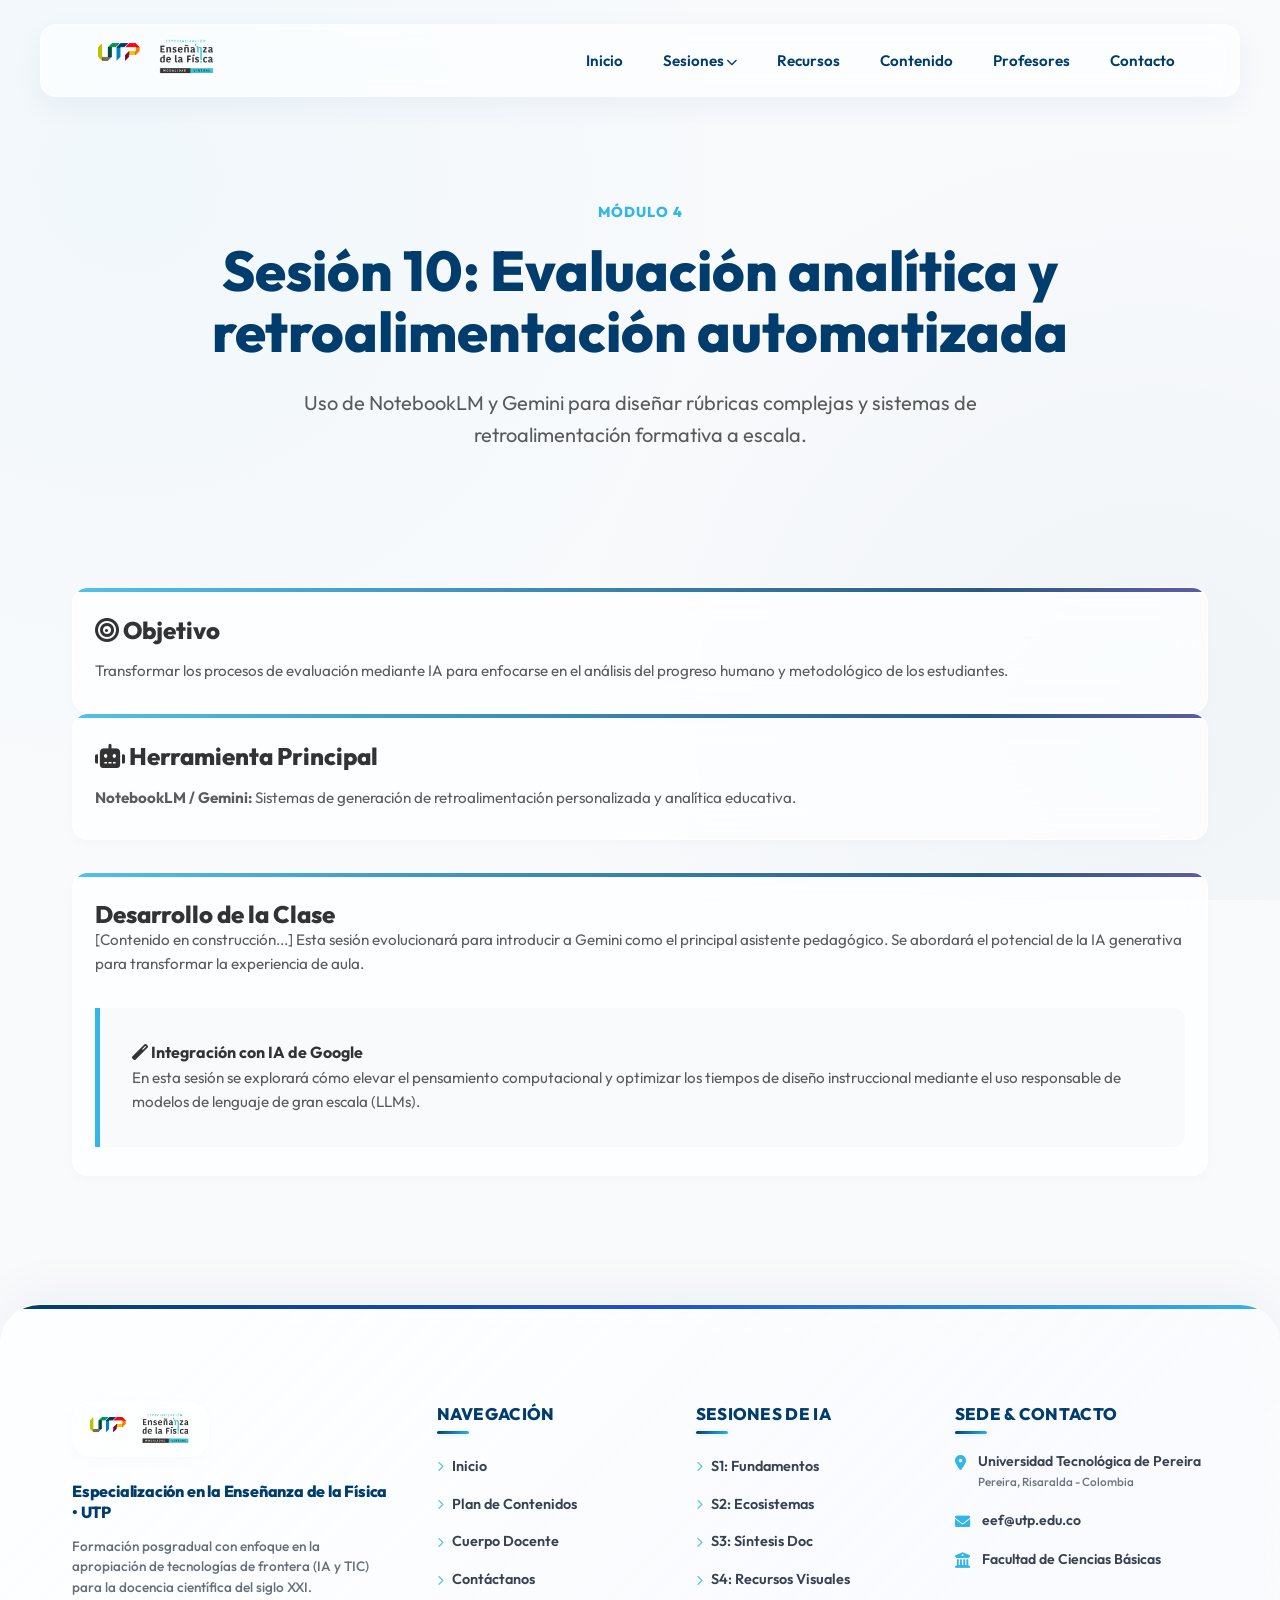
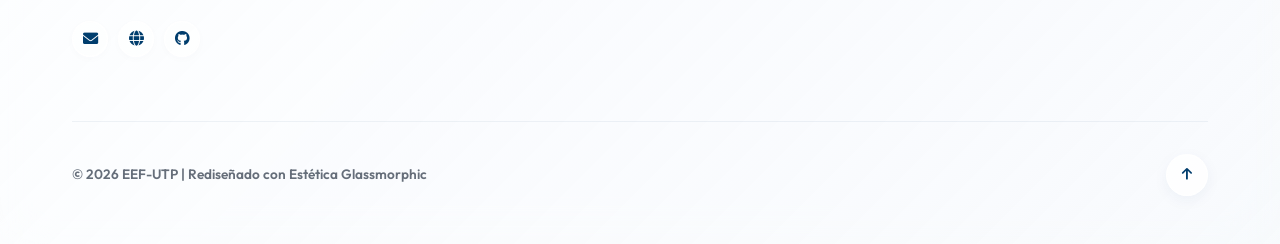
<file: sesiones/sesion10.html>
<!DOCTYPE html>
<html lang="es">
<head>
    <meta charset="UTF-8">
    <meta name="viewport" content="width=device-width, initial-scale=1.0">
    <title>Sesión 10: Fundamentos de la IA | EEF UTP</title>
    <link rel="stylesheet" href="../style.css">
    <link rel="stylesheet" href="https://cdnjs.cloudflare.com/ajax/libs/font-awesome/6.0.0/css/all.min.css">
</head>
<body>

    <header class="glass">
        <div class="container">
            <nav class="nav-wrapper">
                <div class="logo-container">
                    <a href="../index.html"><img src="../IMAGENES/LOGOUTP.png" alt="Logo UTP"></a>
                    <a href="../index.html"><img src="../IMAGENES/LOGOEEF.png" alt="Logo EEF"></a>
                </div>
                
                <div class="menu-toggle" id="mobile-menu">
                    <i class="fas fa-bars"></i>
                </div>

                <ul class="nav-links" id="nav-list">
                    <li><a href="../index.html">Inicio</a></li>
                    <li class="dropdown">
                        <a href="#">Sesiones <i class="fas fa-chevron-down" style="font-size: 0.7rem;"></i></a>
                        <ul class="dropdown-menu">
                            <li><a href="sesion1.html">S1: Fundamentos de IA</a></li>
                            <li><a href="sesion2.html">S2: Ecosistemas Inteligentes</a></li>
                            <li><a href="sesion3.html">S3: Síntesis Documental (NotebookLM)</a></li>
                            <li><a href="sesion4.html">S4: Estructuring Visual (Imagen 3)</a></li>
                            <li><a href="sesion5.html">S5: Agentes Interactivos</a></li>
                            <li><a href="sesion6.html">S6: Guionización Multimedia</a></li>
                            <li><a href="sesion7.html">S7: Producción de Video (Vids/Veo)</a></li>
                            <li><a href="sesion8.html">S8: Asistencia en Tiempo Real</a></li>
                            <li><a href="sesion9.html">S9: Simulaciones y STEM</a></li>
                            <li><a href="sesion10.html">S10: Evaluación Inteligente</a></li>
                        </ul>
                    </li>
                    <li><a href="../index.html#recursos">Recursos</a></li>
                    <li><a href="../index.html#curricular">Contenido</a></li>
                    <li><a href="../index.html#profesores">Profesores</a></li>
                    <li><a href="../index.html#contacto">Contacto</a></li>
                </ul>
            </nav>
        </div>
    </header>

    <main>
        <section class="session-hero hero">
            <div class="container">
                <div class="module-number">Módulo 4</div>
                <h1>Sesión 10: Evaluación analítica y retroalimentación automatizada</h1>
                <p>Uso de NotebookLM y Gemini para diseñar rúbricas complejas y sistemas de retroalimentación formativa a escala.</p>
            </div>
        </section>

        <section class="session-content container">
            <div class="grid">
                <div class="card glass">
                    <h3><i class="fas fa-bullseye"></i> Objetivo</h3>
                    <p>Transformar los procesos de evaluación mediante IA para enfocarse en el análisis del progreso humano y metodológico de los estudiantes.</p>
                </div>
                <div class="card glass">
                    <h3><i class="fas fa-robot"></i> Herramienta Principal</h3>
                    <p><strong>NotebookLM / Gemini:</strong> Sistemas de generación de retroalimentación personalizada y analítica educativa.</p>
                </div>
            </div>

            <div class="content-body card glass" style="margin-top: 2rem;">
                <h2>Desarrollo de la Clase</h2>
                <div class="placeholder-text">
                    <p>[Contenido en construcción...] Esta sesión evolucionará para introducir a Gemini como el principal asistente pedagógico. Se abordará el potencial de la IA generativa para transformar la experiencia de aula.</p>
                </div>
                
                <div class="ai-box" style="background: var(--color-gray-light); padding: 2rem; border-left: 5px solid var(--color-primary); margin-top: 2rem; border-radius: 0 12px 12px 0;">
                    <h4><i class="fas fa-magic"></i> Integración con IA de Google</h4>
                    <p>En esta sesión se explorará cómo elevar el pensamiento computacional y optimizar los tiempos de diseño instruccional mediante el uso responsable de modelos de lenguaje de gran escala (LLMs).</p>
                </div>
            </div>
        </section>
    </main>

    <footer>
        <div class="container">
            <div class="footer-grid">
                <div class="footer-brand">
                    <div class="footer-brand-capsule">
                        <img src="../IMAGENES/LOGOUTP.png" alt="Logo UTP">
                        <img src="../IMAGENES/LOGOEEF.png" alt="Logo EEF">
                    </div>
                    <p class="footer-brand-title">Especialización en la Enseñanza de la Física • UTP</p>
                    <p class="footer-brand-desc">Formación posgradual con enfoque en la apropiación de tecnologías de frontera (IA y TIC) para la docencia científica del siglo XXI.</p>
                    <div class="footer-social-links">
                        <a href="mailto:eef@utp.edu.co" class="footer-social-btn" title="Correo Electrónico"><i class="fas fa-envelope"></i></a>
                        <a href="https://www.utp.edu.co" target="_blank" class="footer-social-btn" title="Sitio UTP"><i class="fas fa-globe"></i></a>
                        <a href="https://github.com" target="_blank" class="footer-social-btn" title="GitHub"><i class="fab fa-github"></i></a>
                    </div>
                </div>
                <div class="footer-links">
                    <h4>Navegación</h4>
                    <ul>
                        <li><a href="../index.html"><i class="fas fa-chevron-right"></i> Inicio</a></li>
                        <li><a href="../index.html#curricular"><i class="fas fa-chevron-right"></i> Plan de Contenidos</a></li>
                        <li><a href="../index.html#profesores"><i class="fas fa-chevron-right"></i> Cuerpo Docente</a></li>
                        <li><a href="../index.html#contacto"><i class="fas fa-chevron-right"></i> Contáctanos</a></li>
                    </ul>
                </div>
                <div class="footer-links">
                    <h4>Sesiones de IA</h4>
                    <ul>
                        <li><a href="sesion1.html"><i class="fas fa-chevron-right"></i> S1: Fundamentos</a></li>
                        <li><a href="sesion2.html"><i class="fas fa-chevron-right"></i> S2: Ecosistemas</a></li>
                        <li><a href="sesion3.html"><i class="fas fa-chevron-right"></i> S3: Síntesis Doc</a></li>
                        <li><a href="sesion4.html"><i class="fas fa-chevron-right"></i> S4: Recursos Visuales</a></li>
                    </ul>
                </div>
                <div class="footer-links">
                    <h4>Sede & Contacto</h4>
                    <div class="footer-contact-item">
                        <i class="fas fa-map-marker-alt"></i>
                        <span>Universidad Tecnológica de Pereira<br><small style="color: #6b7280; font-weight: 500;">Pereira, Risaralda - Colombia</small></span>
                    </div>
                    <div class="footer-contact-item">
                        <i class="fas fa-envelope"></i>
                        <span>eef@utp.edu.co</span>
                    </div>
                    <div class="footer-contact-item">
                        <i class="fas fa-university"></i>
                        <span>Facultad de Ciencias Básicas</span>
                    </div>
                </div>
            </div>
            
            <div class="footer-bottom-wrapper">
                <p class="footer-bottom-text">&copy; 2026 EEF-UTP | Rediseñado con Estética Glassmorphic</p>
                <button class="back-to-top" id="scroll-top-btn" title="Volver al inicio">
                    <i class="fas fa-arrow-up"></i>
                </button>
            </div>
        </div>
    </footer>

    <script src="../app.js"></script>
</body>
</html>
</file>
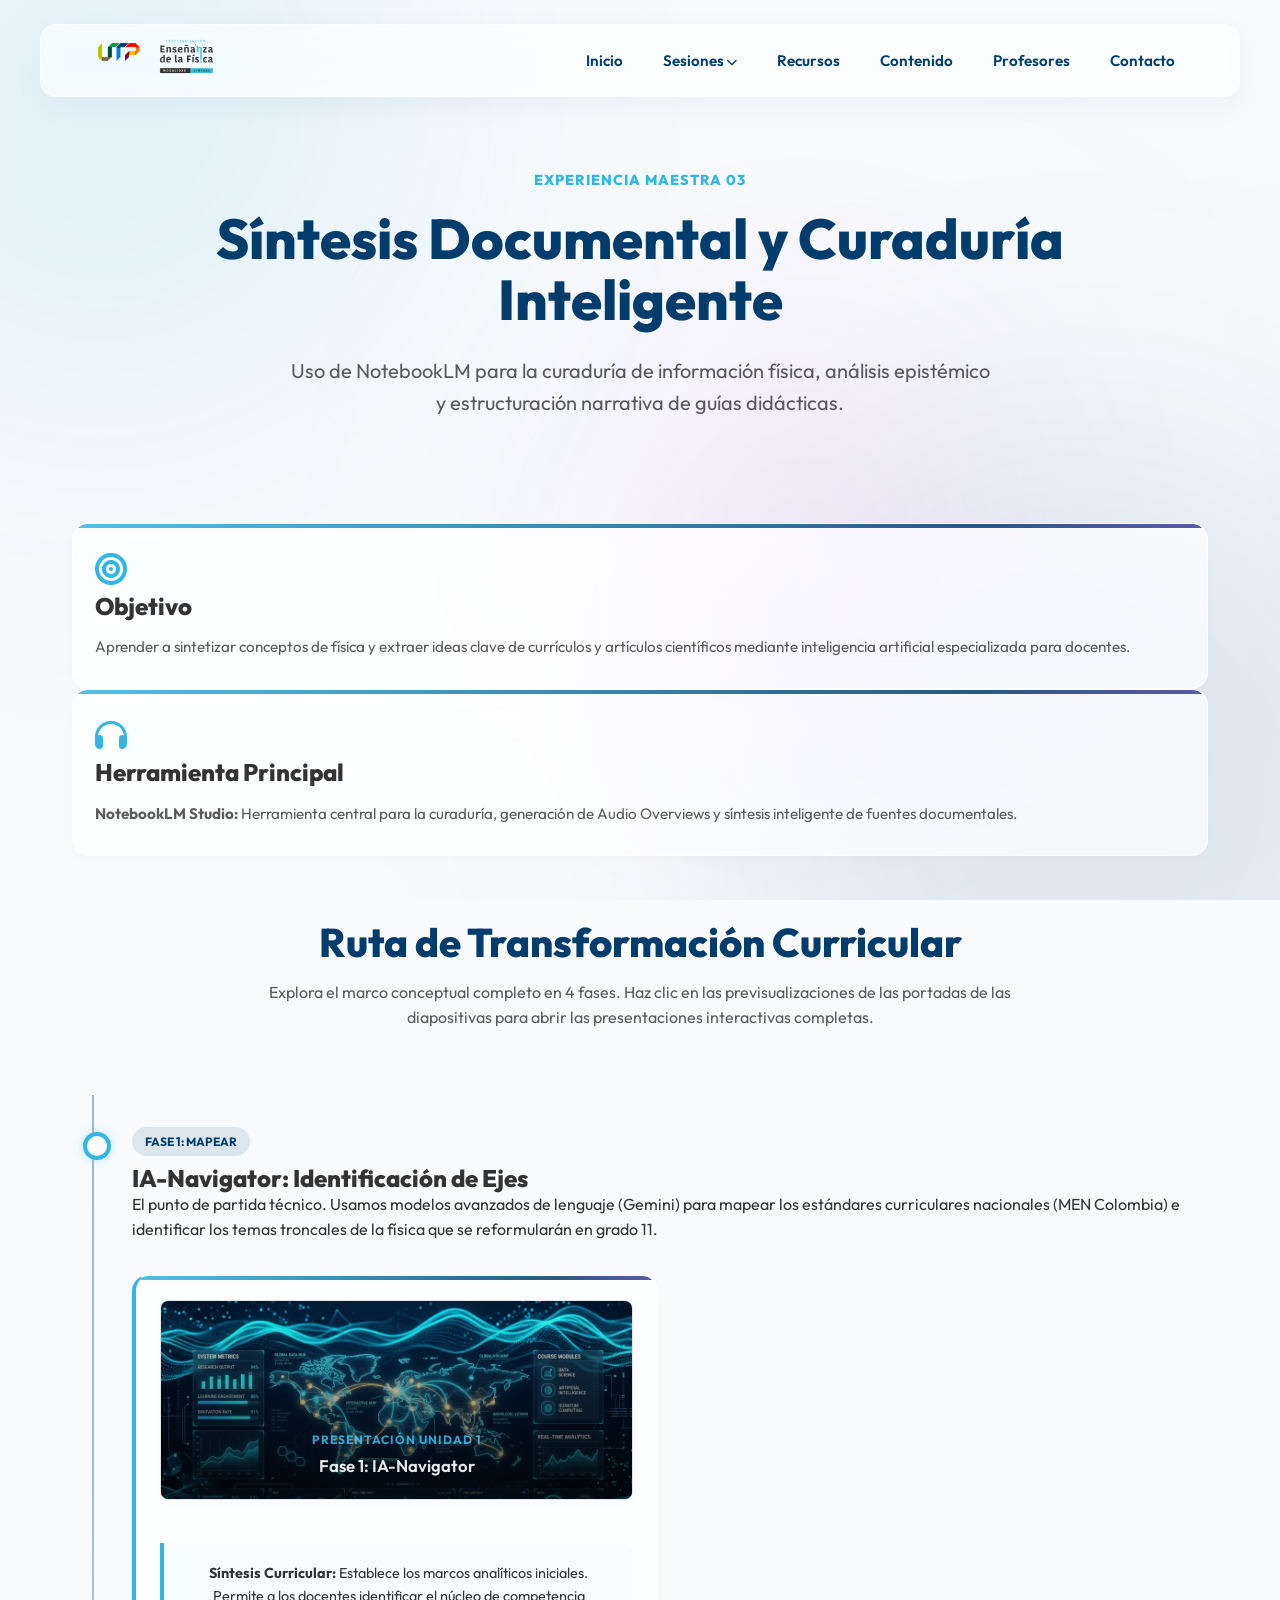
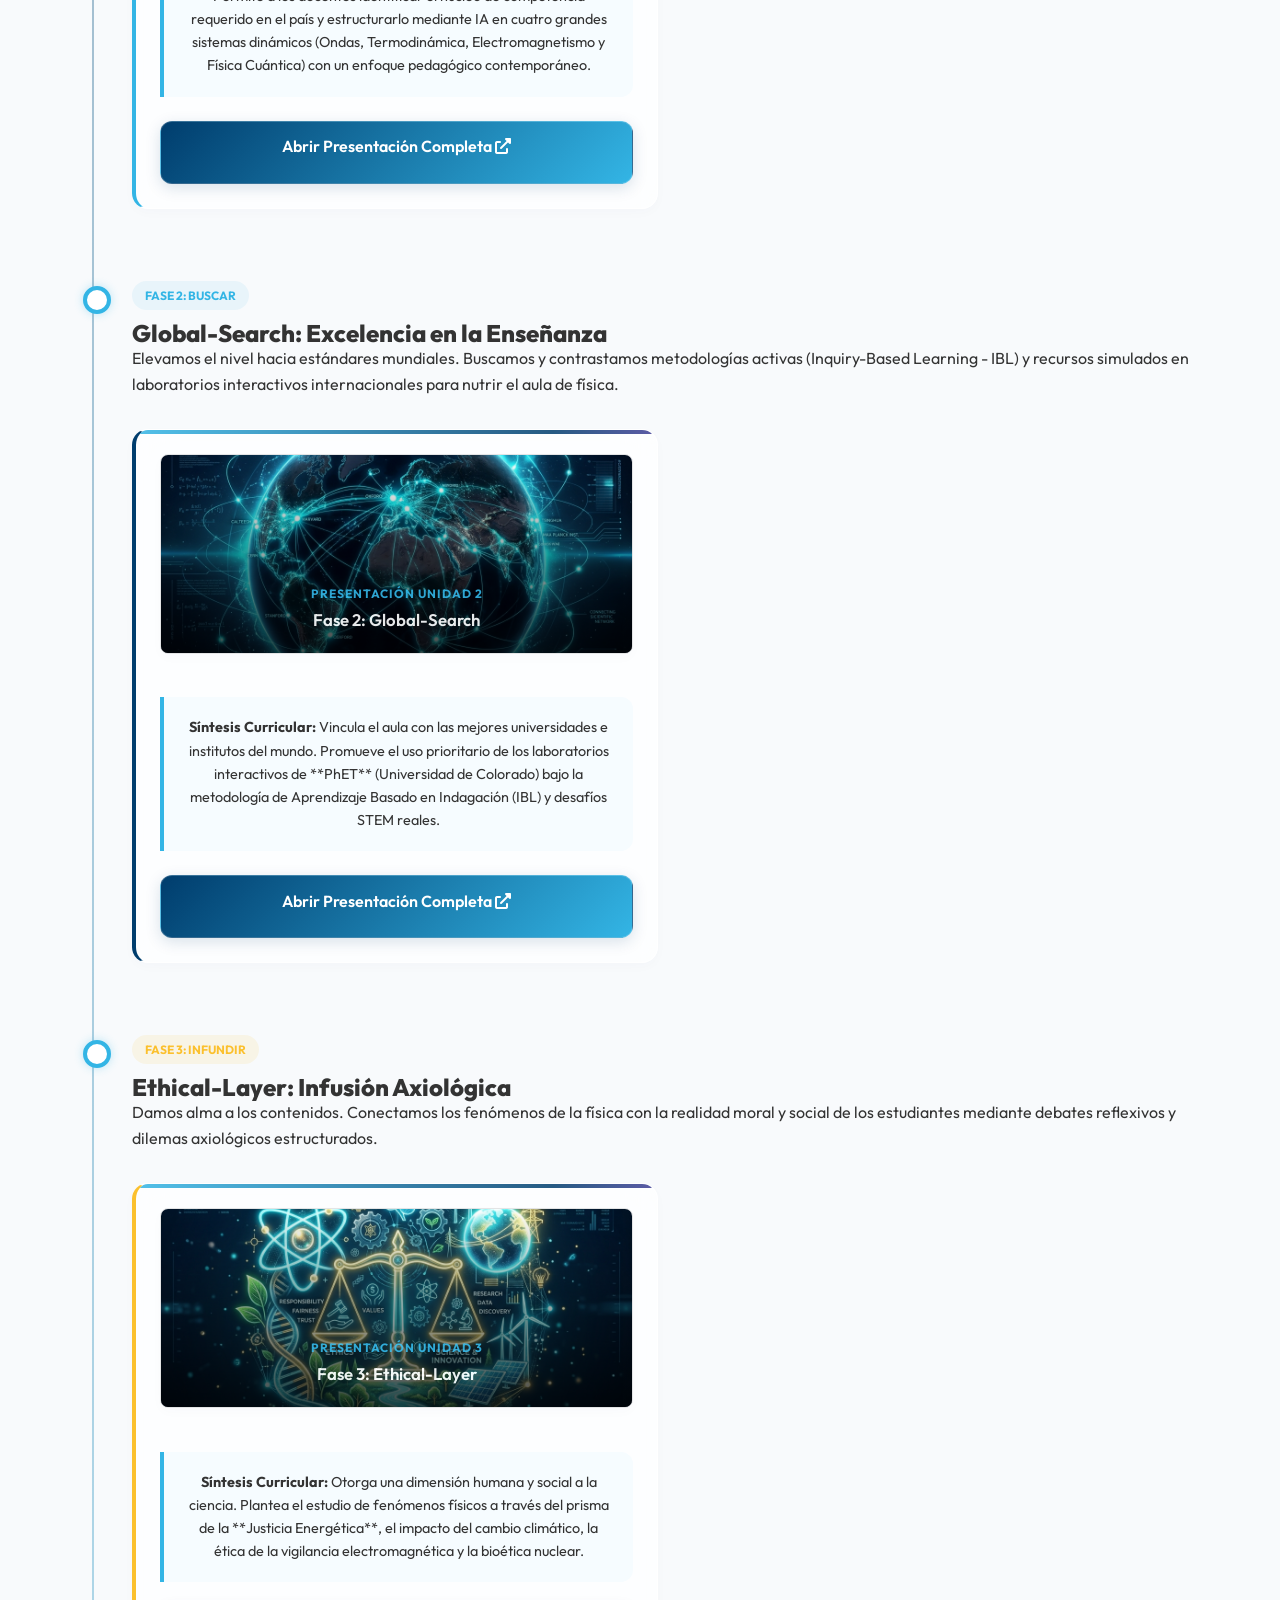
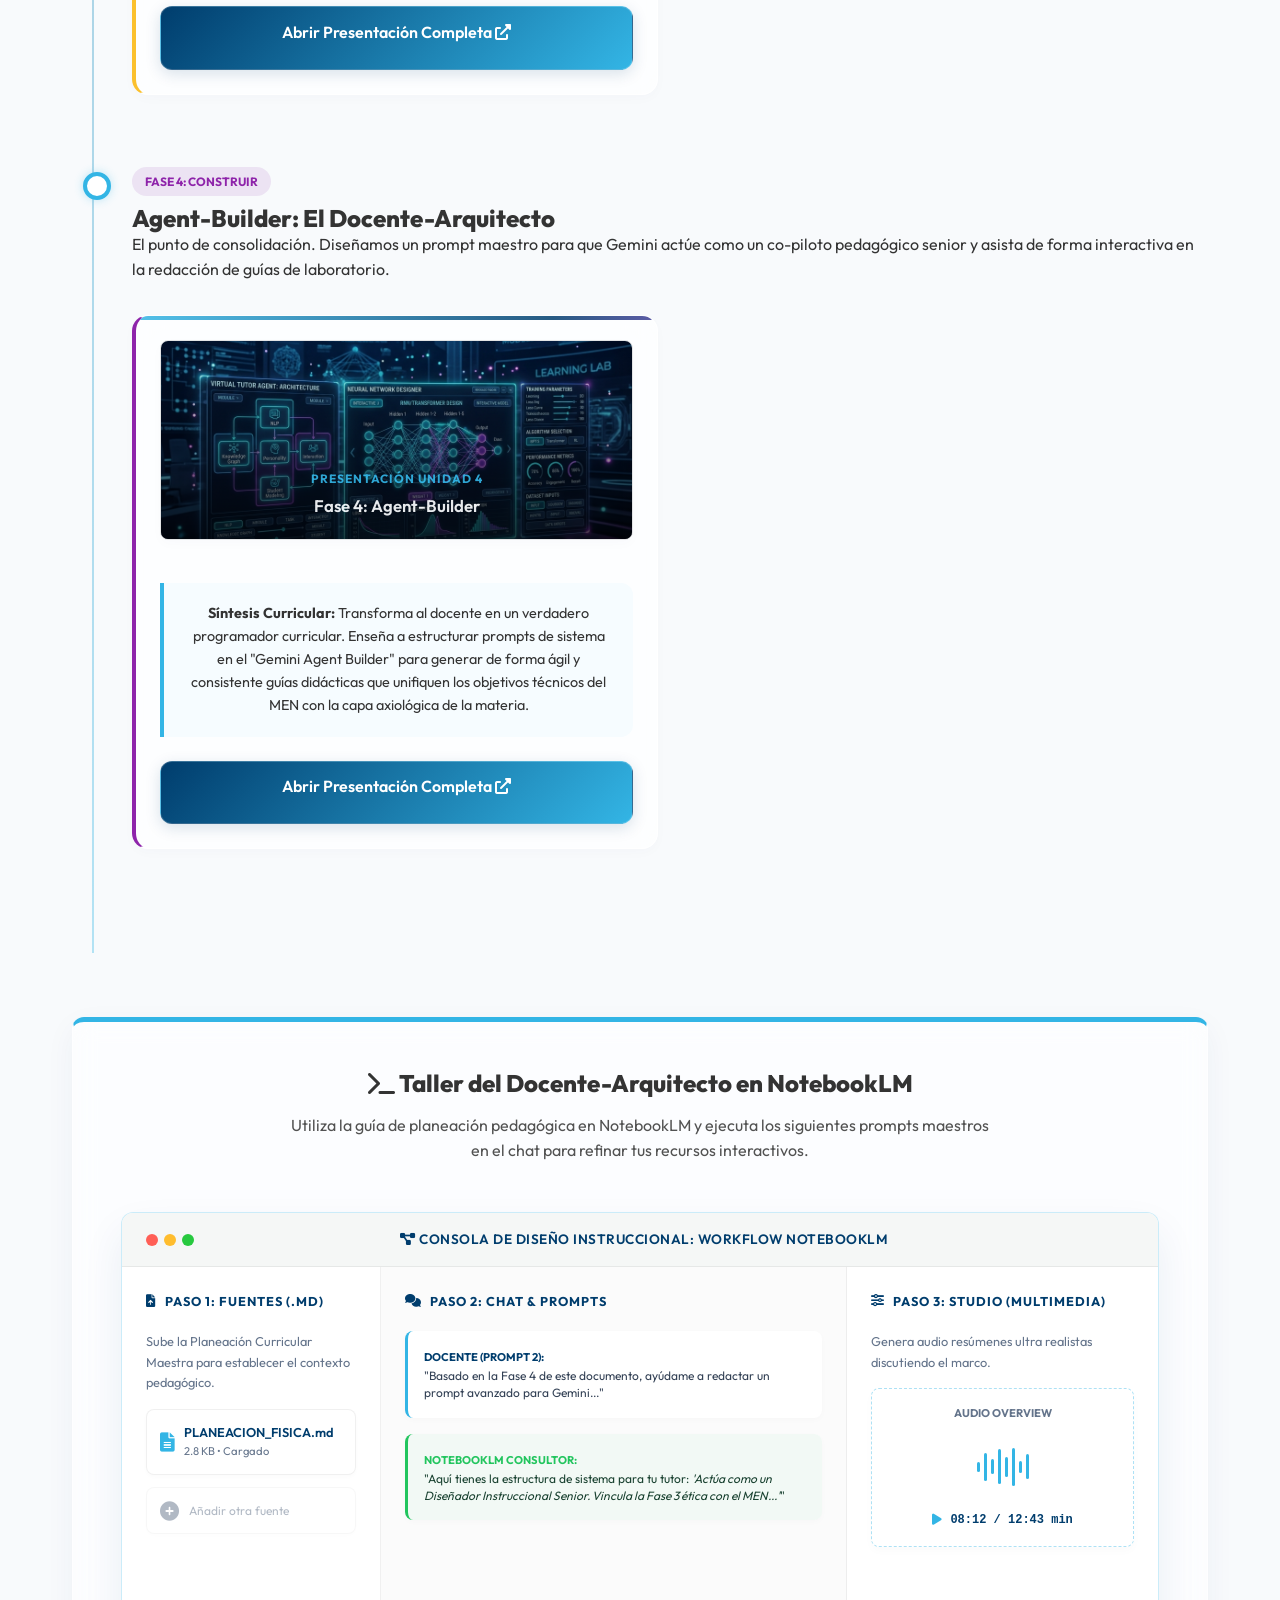
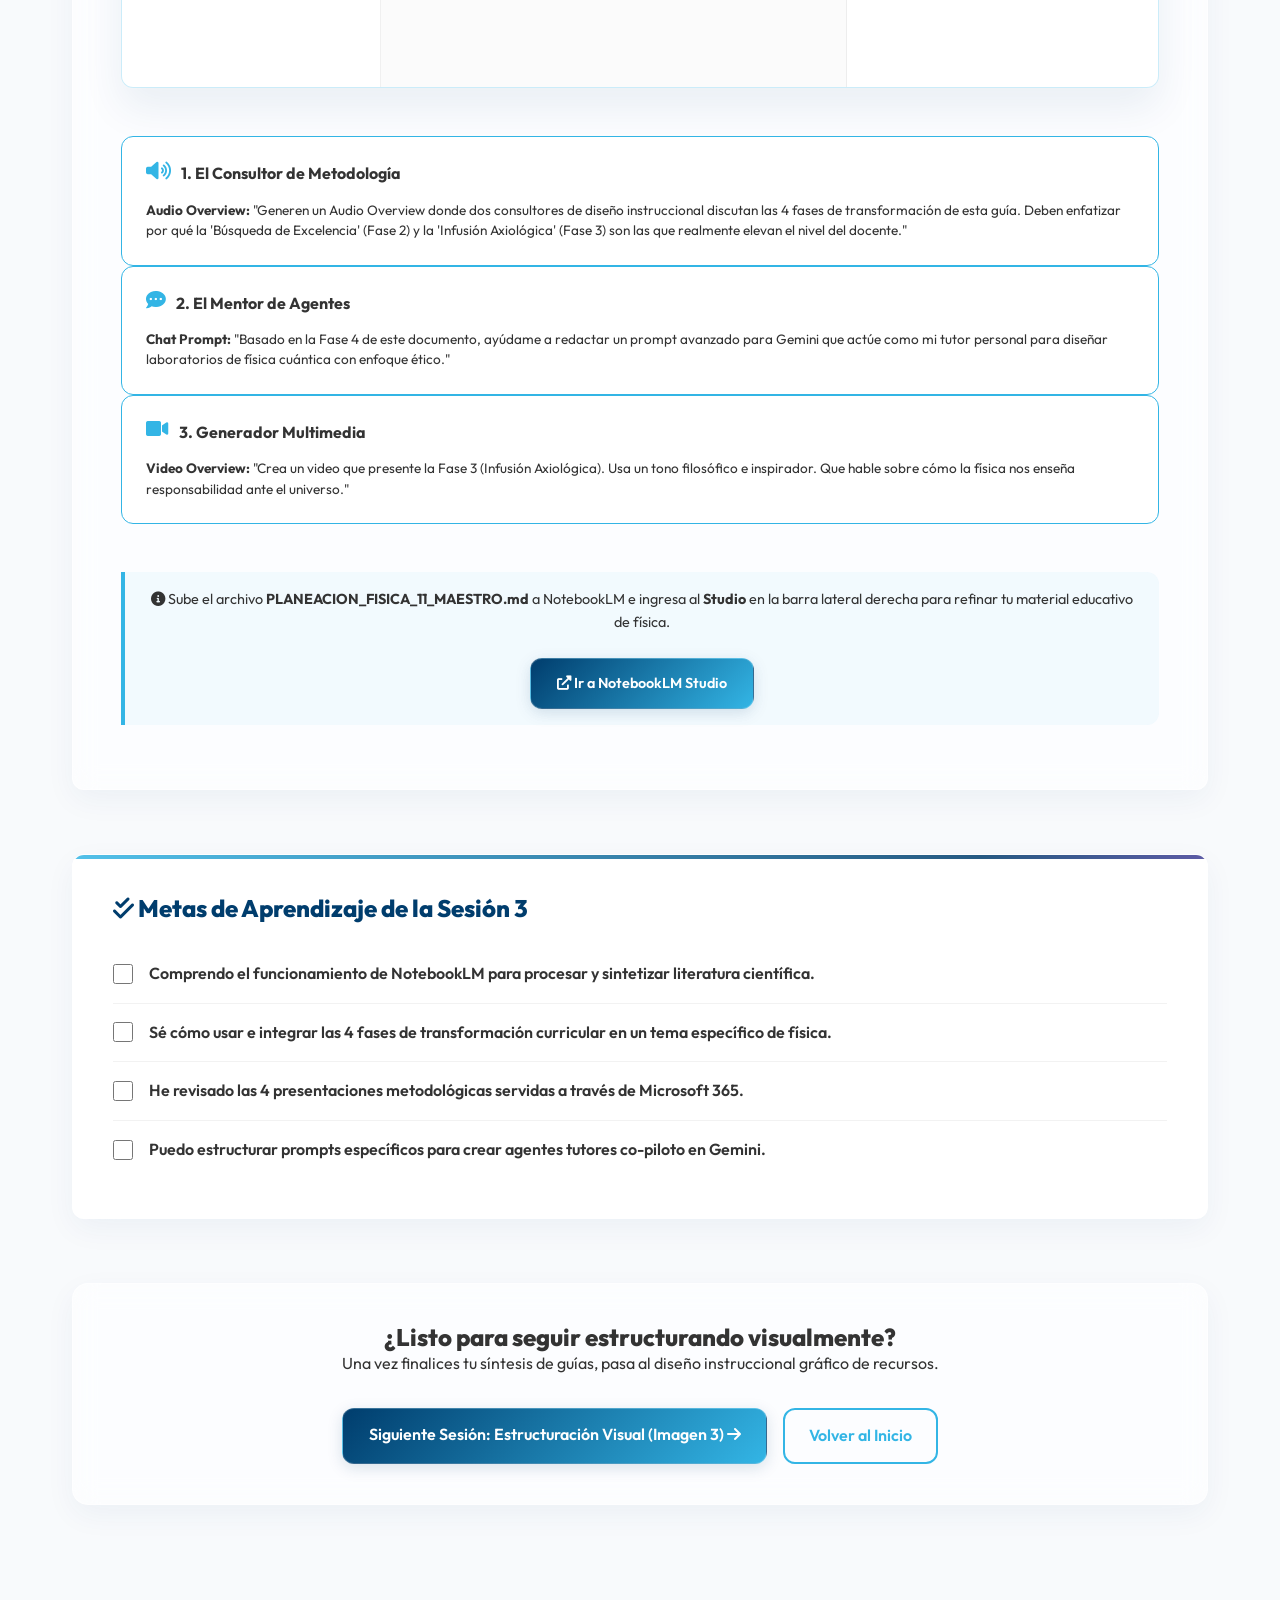
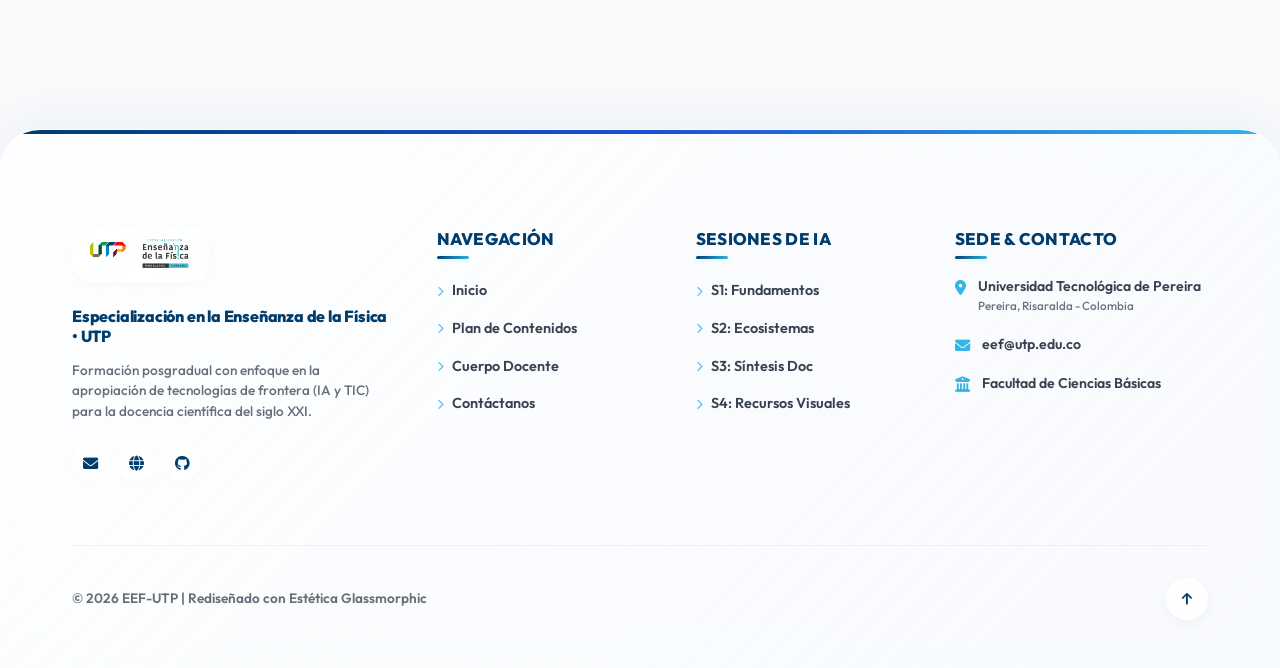
<file: sesiones/sesion3.html>
<!DOCTYPE html>
<html lang="es">
<head>
    <meta charset="UTF-8">
    <meta name="viewport" content="width=device-width, initial-scale=1.0">
    <title>Sesión 3: Síntesis Documental (NotebookLM) | EEF UTP</title>
    <link rel="stylesheet" href="../style.css">
    <link rel="stylesheet" href="https://cdnjs.cloudflare.com/ajax/libs/font-awesome/6.0.0/css/all.min.css">
    <style>
        /* Estilos específicos de la consola interactiva de NotebookLM - ESTÉTICA LIGHT PREMIUM */
        .studio-console {
            background: rgba(255, 255, 255, 0.7); /* Vidrio blanco translúcido */
            backdrop-filter: blur(15px);
            border-radius: var(--radius-md);
            border: 1px solid rgba(51, 181, 229, 0.25);
            box-shadow: 0 20px 40px rgba(0, 61, 109, 0.08); /* Sombra suave azulada */
            color: var(--color-dark);
            overflow: hidden;
            margin: 3rem 0;
            text-align: left;
        }
        
        .console-header {
            background: rgba(244, 247, 246, 0.9);
            padding: 1rem 1.5rem;
            display: flex;
            align-items: center;
            justify-content: space-between;
            border-bottom: 1px solid rgba(0, 0, 0, 0.06);
        }
        
        .dots-wrapper {
            display: flex;
            gap: 6px;
        }
        
        .dot {
            width: 12px;
            height: 12px;
            border-radius: 50%;
        }
        .dot-red { background: #ff5f56; }
        .dot-yellow { background: #ffbd2e; }
        .dot-green { background: #27c93f; }
        
        .console-title {
            font-size: 0.85rem;
            font-weight: 600;
            color: var(--color-secondary);
            letter-spacing: 0.5px;
        }
        
        .console-body {
            display: grid;
            grid-template-columns: 1fr 1.8fr 1.2fr;
            min-height: 420px;
        }
        
        @media (max-width: 992px) {
            .console-body {
                grid-template-columns: 1fr;
            }
        }
        
        .pane {
            padding: 1.5rem;
            border-right: 1px solid rgba(0, 0, 0, 0.06);
        }
        .pane:last-child {
            border-right: none;
        }
        
        .pane-title {
            font-size: 0.8rem;
            text-transform: uppercase;
            font-weight: 700;
            color: var(--color-secondary);
            margin-bottom: 1.2rem;
            letter-spacing: 1px;
            display: flex;
            align-items: center;
            gap: 8px;
        }
        
        /* Panel Fuentes */
        .source-item {
            background: var(--color-white);
            border: 1px solid rgba(0, 0, 0, 0.06);
            border-radius: 8px;
            padding: 0.8rem;
            margin-bottom: 0.8rem;
            display: flex;
            align-items: center;
            gap: 10px;
            font-size: 0.8rem;
            box-shadow: 0 2px 4px rgba(0,0,0,0.02);
        }
        
        .source-icon {
            color: #33B5E5;
            font-size: 1.2rem;
        }
        
        /* Panel Chat */
        .chat-bubble {
            background: var(--color-white);
            border-radius: 8px;
            padding: 1rem;
            font-size: 0.85rem;
            margin-bottom: 1rem;
            border-left: 3px solid var(--color-primary);
            line-height: 1.4;
            color: var(--color-dark);
            box-shadow: 0 2px 6px rgba(0,0,0,0.02);
        }
        
        .chat-bubble.ai {
            background: rgba(34, 197, 94, 0.04);
            border-left-color: #22c55e;
            color: #1b4332;
        }
        
        /* Panel Studio */
        .audio-player-mockup {
            background: rgba(255, 255, 255, 0.5);
            border: 1px dashed rgba(51, 181, 229, 0.4);
            border-radius: 8px;
            padding: 1rem;
            text-align: center;
            box-shadow: 0 4px 10px rgba(0,0,0,0.02);
        }
        
        .waveform {
            display: flex;
            align-items: center;
            justify-content: center;
            gap: 4px;
            height: 40px;
            margin: 1.5rem 0;
        }
        
        .bar {
            width: 3px;
            background: var(--color-primary);
            border-radius: 3px;
            animation: bounce 1.2s infinite ease-in-out;
        }
        
        .bar:nth-child(1) { height: 10px; animation-delay: 0.1s; }
        .bar:nth-child(2) { height: 28px; animation-delay: 0.3s; }
        .bar:nth-child(3) { height: 15px; animation-delay: 0.2s; }
        .bar:nth-child(4) { height: 35px; animation-delay: 0.5s; }
        .bar:nth-child(5) { height: 20px; animation-delay: 0.1s; }
        .bar:nth-child(6) { height: 38px; animation-delay: 0.4s; }
        .bar:nth-child(7) { height: 12px; animation-delay: 0.2s; }
        .bar:nth-child(8) { height: 25px; animation-delay: 0.6s; }
        
        @keyframes bounce {
            0%, 100% { transform: scaleY(1); }
            50% { transform: scaleY(1.7); }
        }
        
        /* Portada previsualización */
        .presentation-preview {
            width: 100%;
            height: 200px;
            border-radius: 8px;
            overflow: hidden;
            margin-bottom: 1.5rem;
            border: 1px solid rgba(0,0,0,0.1);
            position: relative;
            box-shadow: var(--shadow-sm);
        }
        .presentation-preview img {
            width: 100%;
            height: 100%;
            object-fit: cover;
            transition: var(--transition-smooth);
        }
        .presentation-preview:hover img {
            transform: scale(1.03);
        }
        
        .preview-overlay {
            position: absolute;
            top: 0;
            left: 0;
            width: 100%;
            height: 100%;
            background: linear-gradient(to bottom, transparent, rgba(0, 0, 0, 0.8));
            display: flex;
            flex-direction: column;
            justify-content: flex-end;
            padding: 1.2rem;
            color: white;
            opacity: 0.9;
        }

        .preview-overlay span {
            font-size: 0.75rem;
            text-transform: uppercase;
            letter-spacing: 1px;
            color: var(--color-primary);
            font-weight: 700;
            margin-bottom: 4px;
        }

        .preview-overlay h4 {
            font-size: 1.05rem;
            font-weight: 600;
            margin: 0;
            color: white;
        }
        
        .synthesis-box {
            background: rgba(51, 181, 229, 0.03);
            border-left: 4px solid var(--color-primary);
            padding: 1.2rem;
            margin-top: 1.2rem;
            border-radius: 0 var(--radius-md) var(--radius-md) 0;
            font-size: 0.9rem;
            line-height: 1.6;
            color: var(--color-dark);
        }
    </style>
</head>
<body>

    <!-- Aurora background mesh glows -->
    <div class="aurora-container">
        <div class="aurora-orb orb-1"></div>
        <div class="aurora-orb orb-2"></div>
        <div class="aurora-orb orb-3"></div>
    </div>

    <header class="glass">
        <div class="container">
            <nav class="nav-wrapper">
                <div class="logo-container">
                    <a href="../index.html"><img src="../IMAGENES/LOGOUTP.png" alt="Logo UTP"></a>
                    <a href="../index.html"><img src="../IMAGENES/LOGOEEF.png" alt="Logo EEF"></a>
                </div>
                
                <div class="menu-toggle" id="mobile-menu">
                    <i class="fas fa-bars"></i>
                </div>

                <ul class="nav-links" id="nav-list">
                    <li><a href="../index.html">Inicio</a></li>
                    <li class="dropdown">
                        <a href="#">Sesiones <i class="fas fa-chevron-down" style="font-size: 0.7rem;"></i></a>
                        <ul class="dropdown-menu">
                            <li><a href="sesion1.html">S1: Fundamentos de IA</a></li>
                            <li><a href="sesion2.html">S2: Ecosistemas Inteligentes</a></li>
                            <li><a href="sesion3.html">S3: Síntesis Documental (NotebookLM)</a></li>
                            <li><a href="sesion4.html">S4: Estructuring Visual (Imagen 3)</a></li>
                            <li><a href="sesion5.html">S5: Agentes Interactivos</a></li>
                            <li><a href="sesion6.html">S6: Guionización Multimedia</a></li>
                            <li><a href="sesion7.html">S7: Producción de Video (Vids/Veo)</a></li>
                            <li><a href="sesion8.html">S8: Asistencia en Tiempo Real</a></li>
                            <li><a href="sesion9.html">S9: Simulaciones y STEM</a></li>
                            <li><a href="sesion10.html">S10: Evaluación Inteligente</a></li>
                        </ul>
                    </li>
                    <li><a href="../index.html#recursos">Recursos</a></li>
                    <li><a href="../index.html#curricular">Contenido</a></li>
                    <li><a href="../index.html#profesores">Profesores</a></li>
                    <li><a href="../index.html#contacto">Contacto</a></li>
                </ul>
            </nav>
        </div>
    </header>

    <main>
        <!-- Hero Section -->
        <section class="session-hero hero" style="padding: 6rem 0 4rem;">
            <div class="container">
                <div class="module-number">Experiencia Maestra 03</div>
                <h1>Síntesis Documental y Curaduría Inteligente</h1>
                <p>Uso de NotebookLM para la curaduría de información física, análisis epistémico y estructuración narrativa de guías didácticas.</p>
            </div>
        </section>

        <!-- Session Highlights -->
        <section class="container" style="margin-bottom: 4rem;">
            <div class="grid">
                <div class="card glass">
                    <h3><i class="fas fa-bullseye" style="color: var(--color-primary); margin-bottom: 0.5rem; display: block; font-size: 2rem;"></i> Objetivo</h3>
                    <p>Aprender a sintetizar conceptos de física y extraer ideas clave de currículos y artículos científicos mediante inteligencia artificial especializada para docentes.</p>
                </div>
                <div class="card glass">
                    <h3><i class="fas fa-headphones" style="color: var(--color-primary); margin-bottom: 0.5rem; display: block; font-size: 2rem;"></i> Herramienta Principal</h3>
                    <p><strong>NotebookLM Studio:</strong> Herramienta central para la curaduría, generación de Audio Overviews y síntesis inteligente de fuentes documentales.</p>
                </div>
            </div>
        </section>

        <!-- Learning Path - The 4 Transformation Phases -->
        <section class="container">
            <h2 class="section-title" style="margin-bottom: 3rem;">Ruta de Transformación Curricular</h2>
            <p style="text-align: center; max-width: 800px; margin: -2rem auto 4rem; opacity: 0.8;">
                Explora el marco conceptual completo en 4 fases. Haz clic en las previsualizaciones de las portadas de las diapositivas para abrir las presentaciones interactivas completas.
            </p>

            <div class="learning-path">
                
                <!-- PHASE 1: IA-NAVIGATOR -->
                <div class="learning-step">
                    <span class="step-label" style="background: rgba(0, 61, 109, 0.1); color: var(--color-secondary);">Fase 1: Mapear</span>
                    <h2>IA-Navigator: Identificación de Ejes</h2>
                    <p>El punto de partida técnico. Usamos modelos avanzados de lenguaje (Gemini) para mapear los estándares curriculares nacionales (MEN Colombia) e identificar los temas troncales de la física que se reformularán en grado 11.</p>
                    
                    <div class="action-grid" style="margin-top: 2rem;">
                        <div class="card glass presentation-card" style="border-left: 4px solid var(--color-primary); padding: 1.5rem;">
                            <!-- Portada Previa Diapositiva 1 -->
                            <div class="presentation-preview">
                                <img src="../IMAGENES/ia_navigator_cover.png" alt="Portada de la Presentación 1 - IA-Navigator">
                                <div class="preview-overlay">
                                    <span>Presentación Unidad 1</span>
                                    <h4>Fase 1: IA-Navigator</h4>
                                </div>
                            </div>
                            <div class="synthesis-box">
                                <strong>Síntesis Curricular:</strong> Establece los marcos analíticos iniciales. Permite a los docentes identificar el núcleo de competencia requerido en el país y estructurarlo mediante IA en cuatro grandes sistemas dinámicos (Ondas, Termodinámica, Electromagnetismo y Física Cuántica) con un enfoque pedagógico contemporáneo.
                            </div>
                            <a href="https://1drv.ms/p/c/959507f5d5084553/IQCe6SoKfKqcSJ3jAkPB-f4sAdEiRZVwLYWkhtUYu-jAiNM?e=99PuRs" target="_blank" class="btn-primary" style="margin-top: 1.5rem; width: 100%;">Abrir Presentación Completa <i class="fas fa-external-link-alt"></i></a>
                        </div>
                    </div>
                </div>

                <!-- PHASE 2: GLOBAL-SEARCH -->
                <div class="learning-step">
                    <span class="step-label">Fase 2: Buscar</span>
                    <h2>Global-Search: Excelencia en la Enseñanza</h2>
                    <p>Elevamos el nivel hacia estándares mundiales. Buscamos y contrastamos metodologías activas (Inquiry-Based Learning - IBL) y recursos simulados en laboratorios interactivos internacionales para nutrir el aula de física.</p>
                    
                    <div class="action-grid" style="margin-top: 2rem;">
                        <div class="card glass presentation-card" style="border-left: 4px solid var(--color-secondary); padding: 1.5rem;">
                            <!-- Portada Previa Diapositiva 2 -->
                            <div class="presentation-preview">
                                <img src="../IMAGENES/global_search_cover.png" alt="Portada de la Presentación 2 - Global Search">
                                <div class="preview-overlay">
                                    <span>Presentación Unidad 2</span>
                                    <h4>Fase 2: Global-Search</h4>
                                </div>
                            </div>
                            <div class="synthesis-box">
                                <strong>Síntesis Curricular:</strong> Vincula el aula con las mejores universidades e institutos del mundo. Promueve el uso prioritario de los laboratorios interactivos de **PhET** (Universidad de Colorado) bajo la metodología de Aprendizaje Basado en Indagación (IBL) y desafíos STEM reales.
                            </div>
                            <a href="https://1drv.ms/p/c/959507f5d5084553/IQDG6nfYTvp6R5Jggxelzww2AaJkUp-f0SZW6R8ZtkNl4qE?e=A8i8nX" target="_blank" class="btn-primary" style="margin-top: 1.5rem; width: 100%;">Abrir Presentación Completa <i class="fas fa-external-link-alt"></i></a>
                        </div>
                    </div>
                </div>

                <!-- PHASE 3: ETHICAL-LAYER -->
                <div class="learning-step">
                    <span class="step-label" style="background: rgba(251, 192, 45, 0.1); color: #FBC02D;">Fase 3: Infundir</span>
                    <h2>Ethical-Layer: Infusión Axiológica</h2>
                    <p>Damos alma a los contenidos. Conectamos los fenómenos de la física con la realidad moral y social de los estudiantes mediante debates reflexivos y dilemas axiológicos estructurados.</p>
                    
                    <div class="action-grid" style="margin-top: 2rem;">
                        <div class="card glass presentation-card" style="border-left: 4px solid #FBC02D; padding: 1.5rem;">
                            <!-- Portada Previa Diapositiva 3 -->
                            <div class="presentation-preview">
                                <img src="../IMAGENES/ethical_layer_cover.png" alt="Portada de la Presentación 3 - Ethical Layer">
                                <div class="preview-overlay">
                                    <span>Presentación Unidad 3</span>
                                    <h4>Fase 3: Ethical-Layer</h4>
                                </div>
                            </div>
                            <div class="synthesis-box">
                                <strong>Síntesis Curricular:</strong> Otorga una dimensión humana y social a la ciencia. Plantea el estudio de fenómenos físicos a través del prisma de la **Justicia Energética**, el impacto del cambio climático, la ética de la vigilancia electromagnética y la bioética nuclear.
                            </div>
                            <a href="https://1drv.ms/p/c/959507f5d5084553/IQAmpKm9LWHRTaSFnjfO3XZqAQfj1e4KH1UyoinIZLy0AHc?e=6l7SG7" target="_blank" class="btn-primary" style="margin-top: 1.5rem; width: 100%;">Abrir Presentación Completa <i class="fas fa-external-link-alt"></i></a>
                        </div>
                    </div>
                </div>

                <!-- PHASE 4: AGENT-BUILDER -->
                <div class="learning-step">
                    <span class="step-label" style="background: rgba(142, 36, 170, 0.1); color: #8E24AA;">Fase 4: Construir</span>
                    <h2>Agent-Builder: El Docente-Arquitecto</h2>
                    <p>El punto de consolidación. Diseñamos un prompt maestro para que Gemini actúe como un co-piloto pedagógico senior y asista de forma interactiva en la redacción de guías de laboratorio.</p>
                    
                    <div class="action-grid" style="margin-top: 2rem;">
                        <div class="card glass presentation-card" style="border-left: 4px solid #8E24AA; padding: 1.5rem;">
                            <!-- Portada Previa Diapositiva 4 -->
                            <div class="presentation-preview">
                                <img src="../IMAGENES/agent_builder_cover.png" alt="Portada de la Presentación 4 - Agent Builder">
                                <div class="preview-overlay">
                                    <span>Presentación Unidad 4</span>
                                    <h4>Fase 4: Agent-Builder</h4>
                                </div>
                            </div>
                            <div class="synthesis-box">
                                <strong>Síntesis Curricular:</strong> Transforma al docente en un verdadero programador curricular. Enseña a estructurar prompts de sistema en el "Gemini Agent Builder" para generar de forma ágil y consistente guías didácticas que unifiquen los objetivos técnicos del MEN con la capa axiológica de la materia.
                            </div>
                            <a href="https://1drv.ms/p/c/959507f5d5084553/IQCgY_EBt4RAT4ECALV5sYGvAa0TxqFgKYvZZw1Uovx3sew?e=mdRczJ" target="_blank" class="btn-primary" style="margin-top: 1.5rem; width: 100%;">Abrir Presentación Completa <i class="fas fa-external-link-alt"></i></a>
                        </div>
                    </div>
                </div>

            </div>
        </section>

        <!-- NotebookLM Prompt Workshop Section -->
        <section class="container" style="margin-top: 4rem;">
            <div class="glass" style="padding: 3rem; border-radius: var(--radius-md); border-top: 5px solid var(--color-primary);">
                <h2 style="text-align: center; margin-bottom: 1rem;"><i class="fas fa-terminal"></i> Taller del Docente-Arquitecto en NotebookLM</h2>
                <p style="text-align: center; max-width: 700px; margin: 0 auto 2rem; opacity: 0.85;">
                    Utiliza la guía de planeación pedagógica en NotebookLM y ejecuta los siguientes prompts maestros en el chat para refinar tus recursos interactivos.
                </p>

                <!-- EXPLICACIÓN GRÁFICA Y DETALLADA DEL APARTADO (STUDIO CONSOLE) -->
                <div class="studio-console">
                    <div class="console-header">
                        <div class="dots-wrapper">
                            <div class="dot dot-red"></div>
                            <div class="dot dot-yellow"></div>
                            <div class="dot dot-green"></div>
                        </div>
                        <div class="console-title"><i class="fas fa-project-diagram"></i> CONSOLA DE DISEÑO INSTRUCCIONAL: WORKFLOW NOTEBOOKLM</div>
                        <div style="width: 40px;"></div>
                    </div>
                    <div class="console-body">
                        <!-- Panel Fuentes (Paso 1) -->
                        <div class="pane">
                            <div class="pane-title">
                                <i class="fas fa-file-upload"></i> PASO 1: FUENTES (.MD)
                            </div>
                            <p style="font-size: 0.8rem; margin-bottom: 1rem; color: #64748b;">
                                Sube la Planeación Curricular Maestra para establecer el contexto pedagógico.
                            </p>
                            <div class="source-item">
                                <i class="fas fa-file-alt source-icon"></i>
                                <div>
                                    <div style="font-weight: 600; color: var(--color-secondary);">PLANEACION_FISICA.md</div>
                                    <div style="font-size: 0.7rem; color: #64748b;">2.8 KB • Cargado</div>
                                </div>
                            </div>
                            <div class="source-item" style="opacity: 0.5;">
                                <i class="fas fa-plus-circle source-icon" style="color: #64748b;"></i>
                                <span style="color: #64748b; font-size: 0.75rem;">Añadir otra fuente</span>
                            </div>
                        </div>

                        <!-- Panel Chat (Paso 2) -->
                        <div class="pane" style="background: rgba(0, 0, 0, 0.015);">
                            <div class="pane-title">
                                <i class="fas fa-comments"></i> PASO 2: CHAT & PROMPTS
                            </div>
                            <div class="chat-bubble">
                                <span style="font-weight: 700; color: var(--color-secondary); font-size: 0.7rem; text-transform: uppercase;">Docente (Prompt 2):</span>
                                <p style="font-size: 0.75rem; color: #334155; margin-top: 2px;">
                                    "Basado en la Fase 4 de este documento, ayúdame a redactar un prompt avanzado para Gemini..."
                                </p>
                            </div>
                            <div class="chat-bubble ai">
                                <span style="font-weight: 700; color: #22c55e; font-size: 0.7rem; text-transform: uppercase;">NotebookLM Consultor:</span>
                                <p style="font-size: 0.75rem; color: #1b4332; margin-top: 2px;">
                                    "Aquí tienes la estructura de sistema para tu tutor: <em>'Actúa como un Diseñador Instruccional Senior. Vincula la Fase 3 ética con el MEN...'</em>"
                                </p>
                            </div>
                        </div>

                        <!-- Panel Studio (Paso 3) -->
                        <div class="pane">
                            <div class="pane-title">
                                <i class="fas fa-sliders-h"></i> PASO 3: STUDIO (MULTIMEDIA)
                            </div>
                            <p style="font-size: 0.8rem; margin-bottom: 1rem; color: #64748b;">
                                Genera audio resúmenes ultra realistas discutiendo el marco.
                            </p>
                            <div class="audio-player-mockup">
                                <span style="font-size: 0.7rem; font-weight: 700; color: #64748b; display: block; text-transform: uppercase;">Audio Overview</span>
                                <div class="waveform">
                                    <div class="bar"></div>
                                    <div class="bar"></div>
                                    <div class="bar"></div>
                                    <div class="bar"></div>
                                    <div class="bar"></div>
                                    <div class="bar"></div>
                                    <div class="bar"></div>
                                    <div class="bar"></div>
                                </div>
                                <div style="display: flex; align-items: center; justify-content: center; gap: 8px;">
                                    <i class="fas fa-play" style="color: var(--color-primary); font-size: 0.8rem;"></i>
                                    <span style="font-size: 0.75rem; color: var(--color-secondary); font-family: monospace; font-weight: 600;">08:12 / 12:43 min</span>
                                </div>
                            </div>
                        </div>
                    </div>
                </div>

                <!-- Grilla de Prompts Maestros -->
                <div class="grid" style="grid-template-columns: repeat(auto-fit, minmax(300px, 1fr)); gap: 2rem; margin-top: 2rem;">
                    <!-- Prompt 1 -->
                    <div class="insight-card" style="display: flex; flex-direction: column; border-style: solid; border-width: 1px;">
                        <div style="display: flex; align-items: center; gap: 10px; margin-bottom: 0.8rem;">
                            <i class="fas fa-volume-up fa-lg" style="color: var(--color-primary);"></i>
                            <h4 style="margin: 0;">1. El Consultor de Metodología</h4>
                        </div>
                        <p style="font-size: 0.85rem; margin: 0; flex-grow: 1; line-height: 1.5; color: var(--color-dark);">
                            <strong>Audio Overview:</strong> "Generen un Audio Overview donde dos consultores de diseño instruccional discutan las 4 fases de transformación de esta guía. Deben enfatizar por qué la 'Búsqueda de Excelencia' (Fase 2) y la 'Infusión Axiológica' (Fase 3) son las que realmente elevan el nivel del docente."
                        </p>
                    </div>

                    <!-- Prompt 2 -->
                    <div class="insight-card" style="display: flex; flex-direction: column; border-style: solid; border-width: 1px;">
                        <div style="display: flex; align-items: center; gap: 10px; margin-bottom: 0.8rem;">
                            <i class="fas fa-comment-dots fa-lg" style="color: var(--color-primary);"></i>
                            <h4 style="margin: 0;">2. El Mentor de Agentes</h4>
                        </div>
                        <p style="font-size: 0.85rem; margin: 0; flex-grow: 1; line-height: 1.5; color: var(--color-dark);">
                            <strong>Chat Prompt:</strong> "Basado en la Fase 4 de este documento, ayúdame a redactar un prompt avanzado para Gemini que actúe como mi tutor personal para diseñar laboratorios de física cuántica con enfoque ético."
                        </p>
                    </div>

                    <!-- Prompt 3 -->
                    <div class="insight-card" style="display: flex; flex-direction: column; border-style: solid; border-width: 1px;">
                        <div style="display: flex; align-items: center; gap: 10px; margin-bottom: 0.8rem;">
                            <i class="fas fa-video fa-lg" style="color: var(--color-primary);"></i>
                            <h4 style="margin: 0;">3. Generador Multimedia</h4>
                        </div>
                        <p style="font-size: 0.85rem; margin: 0; flex-grow: 1; line-height: 1.5; color: var(--color-dark);">
                            <strong>Video Overview:</strong> "Crea un video que presente la Fase 3 (Infusión Axiológica). Usa un tono filosófico e inspirador. Que hable sobre cómo la física nos enseña responsabilidad ante el universo."
                        </p>
                    </div>
                </div>

                <div class="attention-capsule" style="background: rgba(51, 181, 229, 0.05); border-color: var(--color-primary); text-align: center; margin-top: 3rem;">
                    <i class="fas fa-info-circle"></i> Sube el archivo <strong>PLANEACION_FISICA_11_MAESTRO.md</strong> a NotebookLM e ingresa al <strong>Studio</strong> en la barra lateral derecha para refinar tu material educativo de física.
                    <div style="margin-top: 1.5rem;">
                        <a href="https://notebooklm.google.com/" target="_blank" class="btn-primary"><i class="fas fa-external-link-alt"></i> Ir a NotebookLM Studio</a>
                    </div>
                </div>
            </div>
        </section>

        <!-- Final Checklist -->
        <section class="container" style="margin-top: 4rem;">
            <div class="checklist-container card glass">
                <h2 style="margin-bottom: 1.5rem; color: var(--color-secondary);"><i class="fas fa-check-double"></i> Metas de Aprendizaje de la Sesión 3</h2>
                <div class="checklist-item">
                    <input type="checkbox" id="goal1">
                    <label for="goal1">Comprendo el funcionamiento de NotebookLM para procesar y sintetizar literatura científica.</label>
                </div>
                <div class="checklist-item">
                    <input type="checkbox" id="goal2">
                    <label for="goal2">Sé cómo usar e integrar las 4 fases de transformación curricular en un tema específico de física.</label>
                </div>
                <div class="checklist-item">
                    <input type="checkbox" id="goal3">
                    <label for="goal3">He revisado las 4 presentaciones metodológicas servidas a través de Microsoft 365.</label>
                </div>
                <div class="checklist-item">
                    <input type="checkbox" id="goal4">
                    <label for="goal4">Puedo estructurar prompts específicos para crear agentes tutores co-piloto en Gemini.</label>
                </div>
            </div>
        </section>

        <!-- Navigation Footer -->
        <section class="container" style="padding-bottom: 6rem; margin-top: 4rem;">
            <div class="glass" style="padding: 2.5rem; border-radius: var(--radius-lg); text-align: center;">
                <h2>¿Listo para seguir estructurando visualmente?</h2>
                <p style="margin-bottom: 2rem;">Una vez finalices tu síntesis de guías, pasa al diseño instruccional gráfico de recursos.</p>
                <div style="display: flex; gap: 1rem; justify-content: center; flex-wrap: wrap;">
                    <a href="sesion4.html" class="btn-primary">Siguiente Sesión: Estructuración Visual (Imagen 3) <i class="fas fa-arrow-right"></i></a>
                    <a href="../index.html" class="btn-secondary">Volver al Inicio</a>
                </div>
            </div>
        </section>
    </main>

    <footer>
        <div class="container">
            <div class="footer-grid">
                <div class="footer-brand">
                    <div class="footer-brand-capsule">
                        <img src="../IMAGENES/LOGOUTP.png" alt="Logo UTP">
                        <img src="../IMAGENES/LOGOEEF.png" alt="Logo EEF">
                    </div>
                    <p class="footer-brand-title">Especialización en la Enseñanza de la Física • UTP</p>
                    <p class="footer-brand-desc">Formación posgradual con enfoque en la apropiación de tecnologías de frontera (IA y TIC) para la docencia científica del siglo XXI.</p>
                    <div class="footer-social-links">
                        <a href="mailto:eef@utp.edu.co" class="footer-social-btn" title="Correo Electrónico"><i class="fas fa-envelope"></i></a>
                        <a href="https://www.utp.edu.co" target="_blank" class="footer-social-btn" title="Sitio UTP"><i class="fas fa-globe"></i></a>
                        <a href="https://github.com" target="_blank" class="footer-social-btn" title="GitHub"><i class="fab fa-github"></i></a>
                    </div>
                </div>
                <div class="footer-links">
                    <h4>Navegación</h4>
                    <ul>
                        <li><a href="../index.html"><i class="fas fa-chevron-right"></i> Inicio</a></li>
                        <li><a href="../index.html#curricular"><i class="fas fa-chevron-right"></i> Plan de Contenidos</a></li>
                        <li><a href="../index.html#profesores"><i class="fas fa-chevron-right"></i> Cuerpo Docente</a></li>
                        <li><a href="../index.html#contacto"><i class="fas fa-chevron-right"></i> Contáctanos</a></li>
                    </ul>
                </div>
                <div class="footer-links">
                    <h4>Sesiones de IA</h4>
                    <ul>
                        <li><a href="sesion1.html"><i class="fas fa-chevron-right"></i> S1: Fundamentos</a></li>
                        <li><a href="sesion2.html"><i class="fas fa-chevron-right"></i> S2: Ecosistemas</a></li>
                        <li><a href="sesion3.html"><i class="fas fa-chevron-right"></i> S3: Síntesis Doc</a></li>
                        <li><a href="sesion4.html"><i class="fas fa-chevron-right"></i> S4: Recursos Visuales</a></li>
                    </ul>
                </div>
                <div class="footer-links">
                    <h4>Sede & Contacto</h4>
                    <div class="footer-contact-item">
                        <i class="fas fa-map-marker-alt"></i>
                        <span>Universidad Tecnológica de Pereira<br><small style="color: #6b7280; font-weight: 500;">Pereira, Risaralda - Colombia</small></span>
                    </div>
                    <div class="footer-contact-item">
                        <i class="fas fa-envelope"></i>
                        <span>eef@utp.edu.co</span>
                    </div>
                    <div class="footer-contact-item">
                        <i class="fas fa-university"></i>
                        <span>Facultad de Ciencias Básicas</span>
                    </div>
                </div>
            </div>
            
            <div class="footer-bottom-wrapper">
                <p class="footer-bottom-text">&copy; 2026 EEF-UTP | Rediseñado con Estética Glassmorphic</p>
                <button class="back-to-top" id="scroll-top-btn" title="Volver al inicio">
                    <i class="fas fa-arrow-up"></i>
                </button>
            </div>
        </div>
    </footer>

    <script src="../app.js"></script>
</body>
</html>
</file>
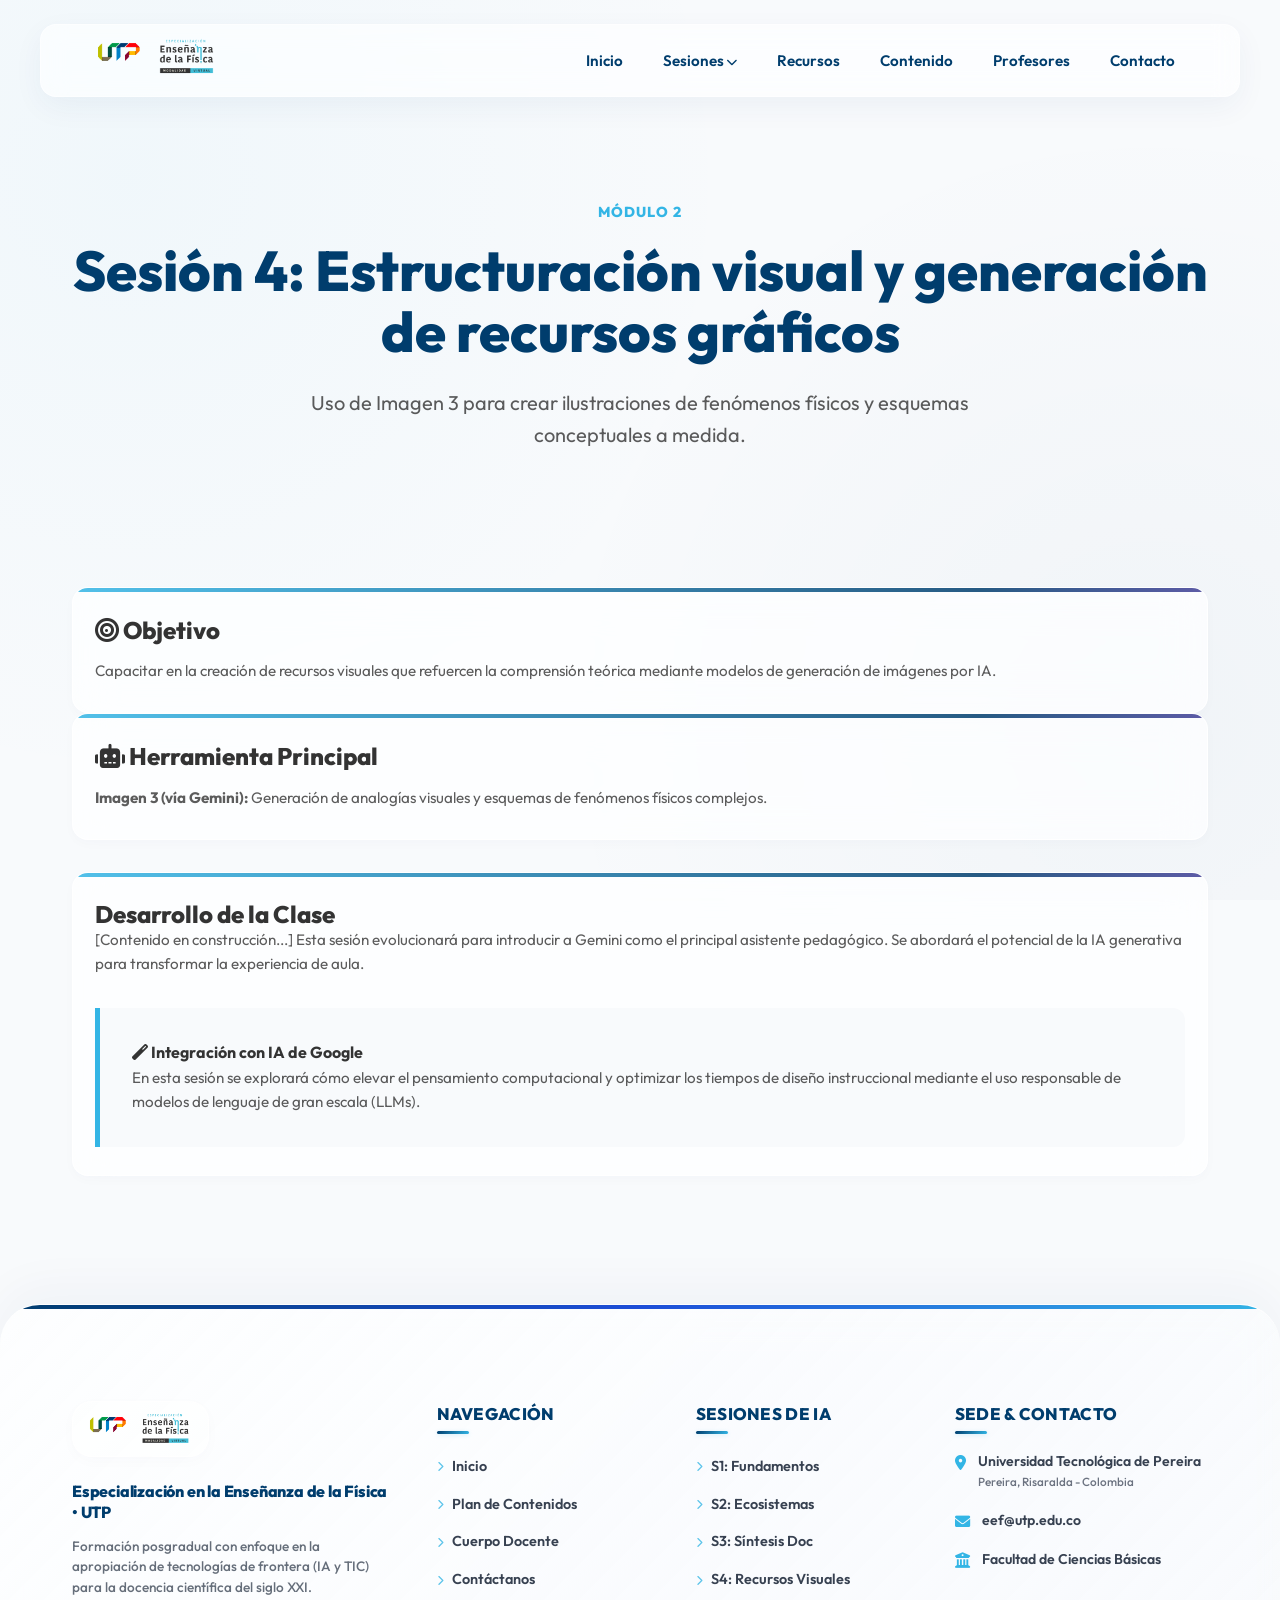
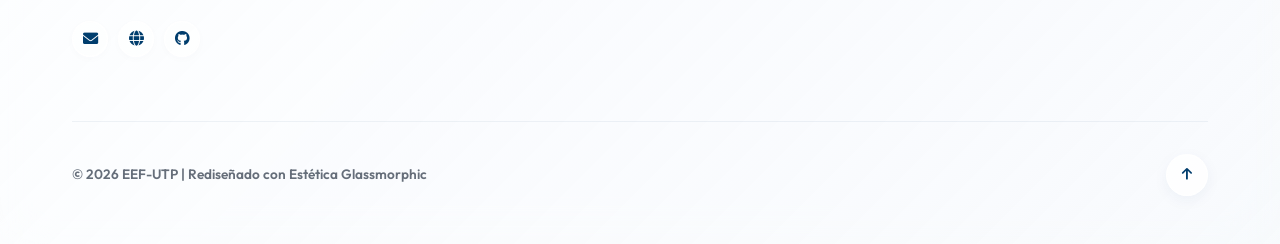
<file: sesiones/sesion4.html>
<!DOCTYPE html>
<html lang="es">
<head>
    <meta charset="UTF-8">
    <meta name="viewport" content="width=device-width, initial-scale=1.0">
    <title>Sesión 4: Fundamentos de la IA | EEF UTP</title>
    <link rel="stylesheet" href="../style.css">
    <link rel="stylesheet" href="https://cdnjs.cloudflare.com/ajax/libs/font-awesome/6.0.0/css/all.min.css">
</head>
<body>

    <header class="glass">
        <div class="container">
            <nav class="nav-wrapper">
                <div class="logo-container">
                    <a href="../index.html"><img src="../IMAGENES/LOGOUTP.png" alt="Logo UTP"></a>
                    <a href="../index.html"><img src="../IMAGENES/LOGOEEF.png" alt="Logo EEF"></a>
                </div>
                
                <div class="menu-toggle" id="mobile-menu">
                    <i class="fas fa-bars"></i>
                </div>

                <ul class="nav-links" id="nav-list">
                    <li><a href="../index.html">Inicio</a></li>
                    <li class="dropdown">
                        <a href="#">Sesiones <i class="fas fa-chevron-down" style="font-size: 0.7rem;"></i></a>
                        <ul class="dropdown-menu">
                            <li><a href="sesion1.html">S1: Fundamentos de IA</a></li>
                            <li><a href="sesion2.html">S2: Ecosistemas Inteligentes</a></li>
                            <li><a href="sesion3.html">S3: Síntesis Documental (NotebookLM)</a></li>
                            <li><a href="sesion4.html">S4: Estructuring Visual (Imagen 3)</a></li>
                            <li><a href="sesion5.html">S5: Agentes Interactivos</a></li>
                            <li><a href="sesion6.html">S6: Guionización Multimedia</a></li>
                            <li><a href="sesion7.html">S7: Producción de Video (Vids/Veo)</a></li>
                            <li><a href="sesion8.html">S8: Asistencia en Tiempo Real</a></li>
                            <li><a href="sesion9.html">S9: Simulaciones y STEM</a></li>
                            <li><a href="sesion10.html">S10: Evaluación Inteligente</a></li>
                        </ul>
                    </li>
                    <li><a href="../index.html#recursos">Recursos</a></li>
                    <li><a href="../index.html#curricular">Contenido</a></li>
                    <li><a href="../index.html#profesores">Profesores</a></li>
                    <li><a href="../index.html#contacto">Contacto</a></li>
                </ul>
            </nav>
        </div>
    </header>

    <main>
        <section class="session-hero hero">
            <div class="container">
                <div class="module-number">Módulo 2</div>
                <h1>Sesión 4: Estructuración visual y generación de recursos gráficos</h1>
                <p>Uso de Imagen 3 para crear ilustraciones de fenómenos físicos y esquemas conceptuales a medida.</p>
            </div>
        </section>

        <section class="session-content container">
            <div class="grid">
                <div class="card glass">
                    <h3><i class="fas fa-bullseye"></i> Objetivo</h3>
                    <p>Capacitar en la creación de recursos visuales que refuercen la comprensión teórica mediante modelos de generación de imágenes por IA.</p>
                </div>
                <div class="card glass">
                    <h3><i class="fas fa-robot"></i> Herramienta Principal</h3>
                    <p><strong>Imagen 3 (vía Gemini):</strong> Generación de analogías visuales y esquemas de fenómenos físicos complejos.</p>
                </div>
            </div>

            <div class="content-body card glass" style="margin-top: 2rem;">
                <h2>Desarrollo de la Clase</h2>
                <div class="placeholder-text">
                    <p>[Contenido en construcción...] Esta sesión evolucionará para introducir a Gemini como el principal asistente pedagógico. Se abordará el potencial de la IA generativa para transformar la experiencia de aula.</p>
                </div>
                
                <div class="ai-box" style="background: var(--color-gray-light); padding: 2rem; border-left: 5px solid var(--color-primary); margin-top: 2rem; border-radius: 0 12px 12px 0;">
                    <h4><i class="fas fa-magic"></i> Integración con IA de Google</h4>
                    <p>En esta sesión se explorará cómo elevar el pensamiento computacional y optimizar los tiempos de diseño instruccional mediante el uso responsable de modelos de lenguaje de gran escala (LLMs).</p>
                </div>
            </div>
        </section>
    </main>

    <footer>
        <div class="container">
            <div class="footer-grid">
                <div class="footer-brand">
                    <div class="footer-brand-capsule">
                        <img src="../IMAGENES/LOGOUTP.png" alt="Logo UTP">
                        <img src="../IMAGENES/LOGOEEF.png" alt="Logo EEF">
                    </div>
                    <p class="footer-brand-title">Especialización en la Enseñanza de la Física • UTP</p>
                    <p class="footer-brand-desc">Formación posgradual con enfoque en la apropiación de tecnologías de frontera (IA y TIC) para la docencia científica del siglo XXI.</p>
                    <div class="footer-social-links">
                        <a href="mailto:eef@utp.edu.co" class="footer-social-btn" title="Correo Electrónico"><i class="fas fa-envelope"></i></a>
                        <a href="https://www.utp.edu.co" target="_blank" class="footer-social-btn" title="Sitio UTP"><i class="fas fa-globe"></i></a>
                        <a href="https://github.com" target="_blank" class="footer-social-btn" title="GitHub"><i class="fab fa-github"></i></a>
                    </div>
                </div>
                <div class="footer-links">
                    <h4>Navegación</h4>
                    <ul>
                        <li><a href="../index.html"><i class="fas fa-chevron-right"></i> Inicio</a></li>
                        <li><a href="../index.html#curricular"><i class="fas fa-chevron-right"></i> Plan de Contenidos</a></li>
                        <li><a href="../index.html#profesores"><i class="fas fa-chevron-right"></i> Cuerpo Docente</a></li>
                        <li><a href="../index.html#contacto"><i class="fas fa-chevron-right"></i> Contáctanos</a></li>
                    </ul>
                </div>
                <div class="footer-links">
                    <h4>Sesiones de IA</h4>
                    <ul>
                        <li><a href="sesion1.html"><i class="fas fa-chevron-right"></i> S1: Fundamentos</a></li>
                        <li><a href="sesion2.html"><i class="fas fa-chevron-right"></i> S2: Ecosistemas</a></li>
                        <li><a href="sesion3.html"><i class="fas fa-chevron-right"></i> S3: Síntesis Doc</a></li>
                        <li><a href="sesion4.html"><i class="fas fa-chevron-right"></i> S4: Recursos Visuales</a></li>
                    </ul>
                </div>
                <div class="footer-links">
                    <h4>Sede & Contacto</h4>
                    <div class="footer-contact-item">
                        <i class="fas fa-map-marker-alt"></i>
                        <span>Universidad Tecnológica de Pereira<br><small style="color: #6b7280; font-weight: 500;">Pereira, Risaralda - Colombia</small></span>
                    </div>
                    <div class="footer-contact-item">
                        <i class="fas fa-envelope"></i>
                        <span>eef@utp.edu.co</span>
                    </div>
                    <div class="footer-contact-item">
                        <i class="fas fa-university"></i>
                        <span>Facultad de Ciencias Básicas</span>
                    </div>
                </div>
            </div>
            
            <div class="footer-bottom-wrapper">
                <p class="footer-bottom-text">&copy; 2026 EEF-UTP | Rediseñado con Estética Glassmorphic</p>
                <button class="back-to-top" id="scroll-top-btn" title="Volver al inicio">
                    <i class="fas fa-arrow-up"></i>
                </button>
            </div>
        </div>
    </footer>

    <script src="../app.js"></script>
</body>
</html>
</file>
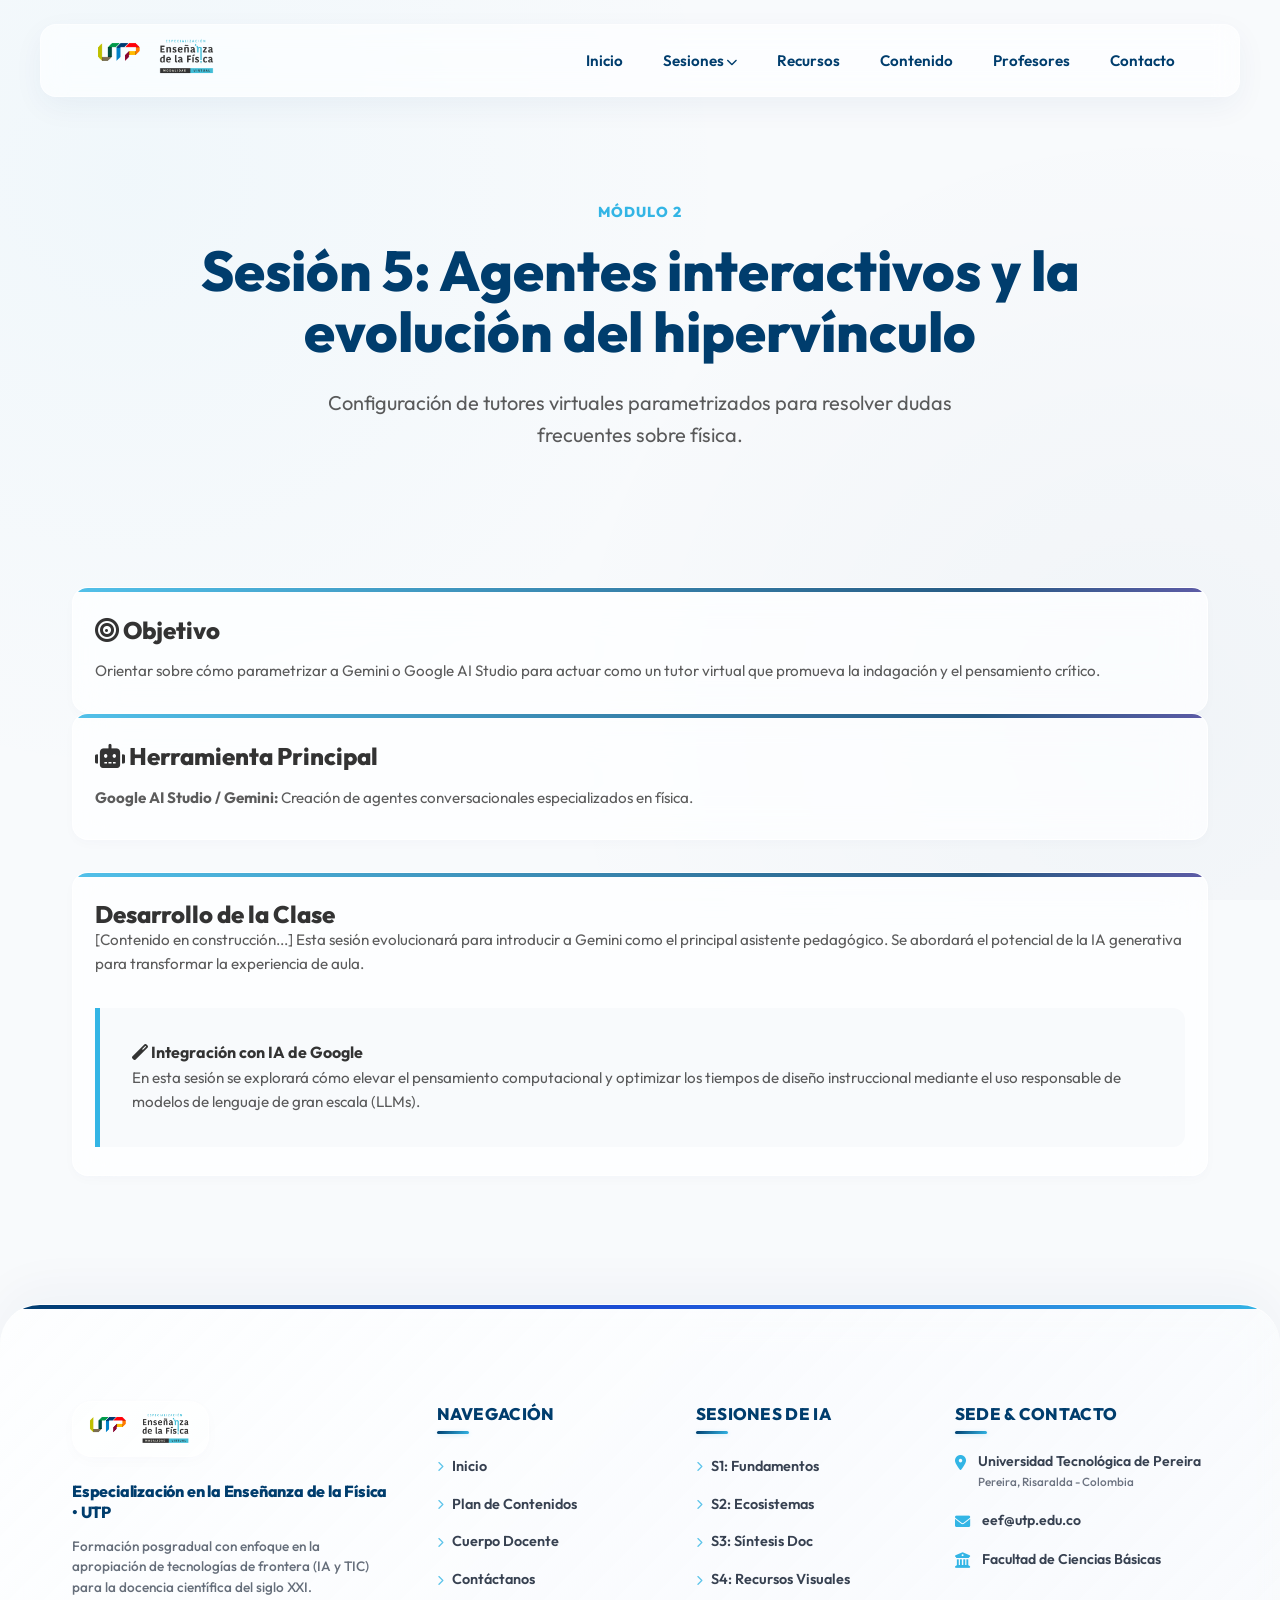
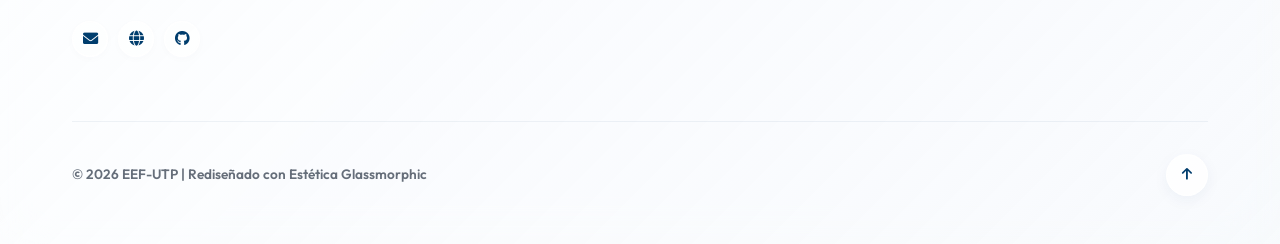
<file: sesiones/sesion5.html>
<!DOCTYPE html>
<html lang="es">
<head>
    <meta charset="UTF-8">
    <meta name="viewport" content="width=device-width, initial-scale=1.0">
    <title>Sesión 5: Fundamentos de la IA | EEF UTP</title>
    <link rel="stylesheet" href="../style.css">
    <link rel="stylesheet" href="https://cdnjs.cloudflare.com/ajax/libs/font-awesome/6.0.0/css/all.min.css">
</head>
<body>

    <header class="glass">
        <div class="container">
            <nav class="nav-wrapper">
                <div class="logo-container">
                    <a href="../index.html"><img src="../IMAGENES/LOGOUTP.png" alt="Logo UTP"></a>
                    <a href="../index.html"><img src="../IMAGENES/LOGOEEF.png" alt="Logo EEF"></a>
                </div>
                
                <div class="menu-toggle" id="mobile-menu">
                    <i class="fas fa-bars"></i>
                </div>

                <ul class="nav-links" id="nav-list">
                    <li><a href="../index.html">Inicio</a></li>
                    <li class="dropdown">
                        <a href="#">Sesiones <i class="fas fa-chevron-down" style="font-size: 0.7rem;"></i></a>
                        <ul class="dropdown-menu">
                            <li><a href="sesion1.html">S1: Fundamentos de IA</a></li>
                            <li><a href="sesion2.html">S2: Ecosistemas Inteligentes</a></li>
                            <li><a href="sesion3.html">S3: Síntesis Documental (NotebookLM)</a></li>
                            <li><a href="sesion4.html">S4: Estructuring Visual (Imagen 3)</a></li>
                            <li><a href="sesion5.html">S5: Agentes Interactivos</a></li>
                            <li><a href="sesion6.html">S6: Guionización Multimedia</a></li>
                            <li><a href="sesion7.html">S7: Producción de Video (Vids/Veo)</a></li>
                            <li><a href="sesion8.html">S8: Asistencia en Tiempo Real</a></li>
                            <li><a href="sesion9.html">S9: Simulaciones y STEM</a></li>
                            <li><a href="sesion10.html">S10: Evaluación Inteligente</a></li>
                        </ul>
                    </li>
                    <li><a href="../index.html#recursos">Recursos</a></li>
                    <li><a href="../index.html#curricular">Contenido</a></li>
                    <li><a href="../index.html#profesores">Profesores</a></li>
                    <li><a href="../index.html#contacto">Contacto</a></li>
                </ul>
            </nav>
        </div>
    </header>

    <main>
        <section class="session-hero hero">
            <div class="container">
                <div class="module-number">Módulo 2</div>
                <h1>Sesión 5: Agentes interactivos y la evolución del hipervínculo</h1>
                <p>Configuración de tutores virtuales parametrizados para resolver dudas frecuentes sobre física.</p>
            </div>
        </section>

        <section class="session-content container">
            <div class="grid">
                <div class="card glass">
                    <h3><i class="fas fa-bullseye"></i> Objetivo</h3>
                    <p>Orientar sobre cómo parametrizar a Gemini o Google AI Studio para actuar como un tutor virtual que promueva la indagación y el pensamiento crítico.</p>
                </div>
                <div class="card glass">
                    <h3><i class="fas fa-robot"></i> Herramienta Principal</h3>
                    <p><strong>Google AI Studio / Gemini:</strong> Creación de agentes conversacionales especializados en física.</p>
                </div>
            </div>

            <div class="content-body card glass" style="margin-top: 2rem;">
                <h2>Desarrollo de la Clase</h2>
                <div class="placeholder-text">
                    <p>[Contenido en construcción...] Esta sesión evolucionará para introducir a Gemini como el principal asistente pedagógico. Se abordará el potencial de la IA generativa para transformar la experiencia de aula.</p>
                </div>
                
                <div class="ai-box" style="background: var(--color-gray-light); padding: 2rem; border-left: 5px solid var(--color-primary); margin-top: 2rem; border-radius: 0 12px 12px 0;">
                    <h4><i class="fas fa-magic"></i> Integración con IA de Google</h4>
                    <p>En esta sesión se explorará cómo elevar el pensamiento computacional y optimizar los tiempos de diseño instruccional mediante el uso responsable de modelos de lenguaje de gran escala (LLMs).</p>
                </div>
            </div>
        </section>
    </main>

    <footer>
        <div class="container">
            <div class="footer-grid">
                <div class="footer-brand">
                    <div class="footer-brand-capsule">
                        <img src="../IMAGENES/LOGOUTP.png" alt="Logo UTP">
                        <img src="../IMAGENES/LOGOEEF.png" alt="Logo EEF">
                    </div>
                    <p class="footer-brand-title">Especialización en la Enseñanza de la Física • UTP</p>
                    <p class="footer-brand-desc">Formación posgradual con enfoque en la apropiación de tecnologías de frontera (IA y TIC) para la docencia científica del siglo XXI.</p>
                    <div class="footer-social-links">
                        <a href="mailto:eef@utp.edu.co" class="footer-social-btn" title="Correo Electrónico"><i class="fas fa-envelope"></i></a>
                        <a href="https://www.utp.edu.co" target="_blank" class="footer-social-btn" title="Sitio UTP"><i class="fas fa-globe"></i></a>
                        <a href="https://github.com" target="_blank" class="footer-social-btn" title="GitHub"><i class="fab fa-github"></i></a>
                    </div>
                </div>
                <div class="footer-links">
                    <h4>Navegación</h4>
                    <ul>
                        <li><a href="../index.html"><i class="fas fa-chevron-right"></i> Inicio</a></li>
                        <li><a href="../index.html#curricular"><i class="fas fa-chevron-right"></i> Plan de Contenidos</a></li>
                        <li><a href="../index.html#profesores"><i class="fas fa-chevron-right"></i> Cuerpo Docente</a></li>
                        <li><a href="../index.html#contacto"><i class="fas fa-chevron-right"></i> Contáctanos</a></li>
                    </ul>
                </div>
                <div class="footer-links">
                    <h4>Sesiones de IA</h4>
                    <ul>
                        <li><a href="sesion1.html"><i class="fas fa-chevron-right"></i> S1: Fundamentos</a></li>
                        <li><a href="sesion2.html"><i class="fas fa-chevron-right"></i> S2: Ecosistemas</a></li>
                        <li><a href="sesion3.html"><i class="fas fa-chevron-right"></i> S3: Síntesis Doc</a></li>
                        <li><a href="sesion4.html"><i class="fas fa-chevron-right"></i> S4: Recursos Visuales</a></li>
                    </ul>
                </div>
                <div class="footer-links">
                    <h4>Sede & Contacto</h4>
                    <div class="footer-contact-item">
                        <i class="fas fa-map-marker-alt"></i>
                        <span>Universidad Tecnológica de Pereira<br><small style="color: #6b7280; font-weight: 500;">Pereira, Risaralda - Colombia</small></span>
                    </div>
                    <div class="footer-contact-item">
                        <i class="fas fa-envelope"></i>
                        <span>eef@utp.edu.co</span>
                    </div>
                    <div class="footer-contact-item">
                        <i class="fas fa-university"></i>
                        <span>Facultad de Ciencias Básicas</span>
                    </div>
                </div>
            </div>
            
            <div class="footer-bottom-wrapper">
                <p class="footer-bottom-text">&copy; 2026 EEF-UTP | Rediseñado con Estética Glassmorphic</p>
                <button class="back-to-top" id="scroll-top-btn" title="Volver al inicio">
                    <i class="fas fa-arrow-up"></i>
                </button>
            </div>
        </div>
    </footer>

    <script src="../app.js"></script>
</body>
</html>
</file>
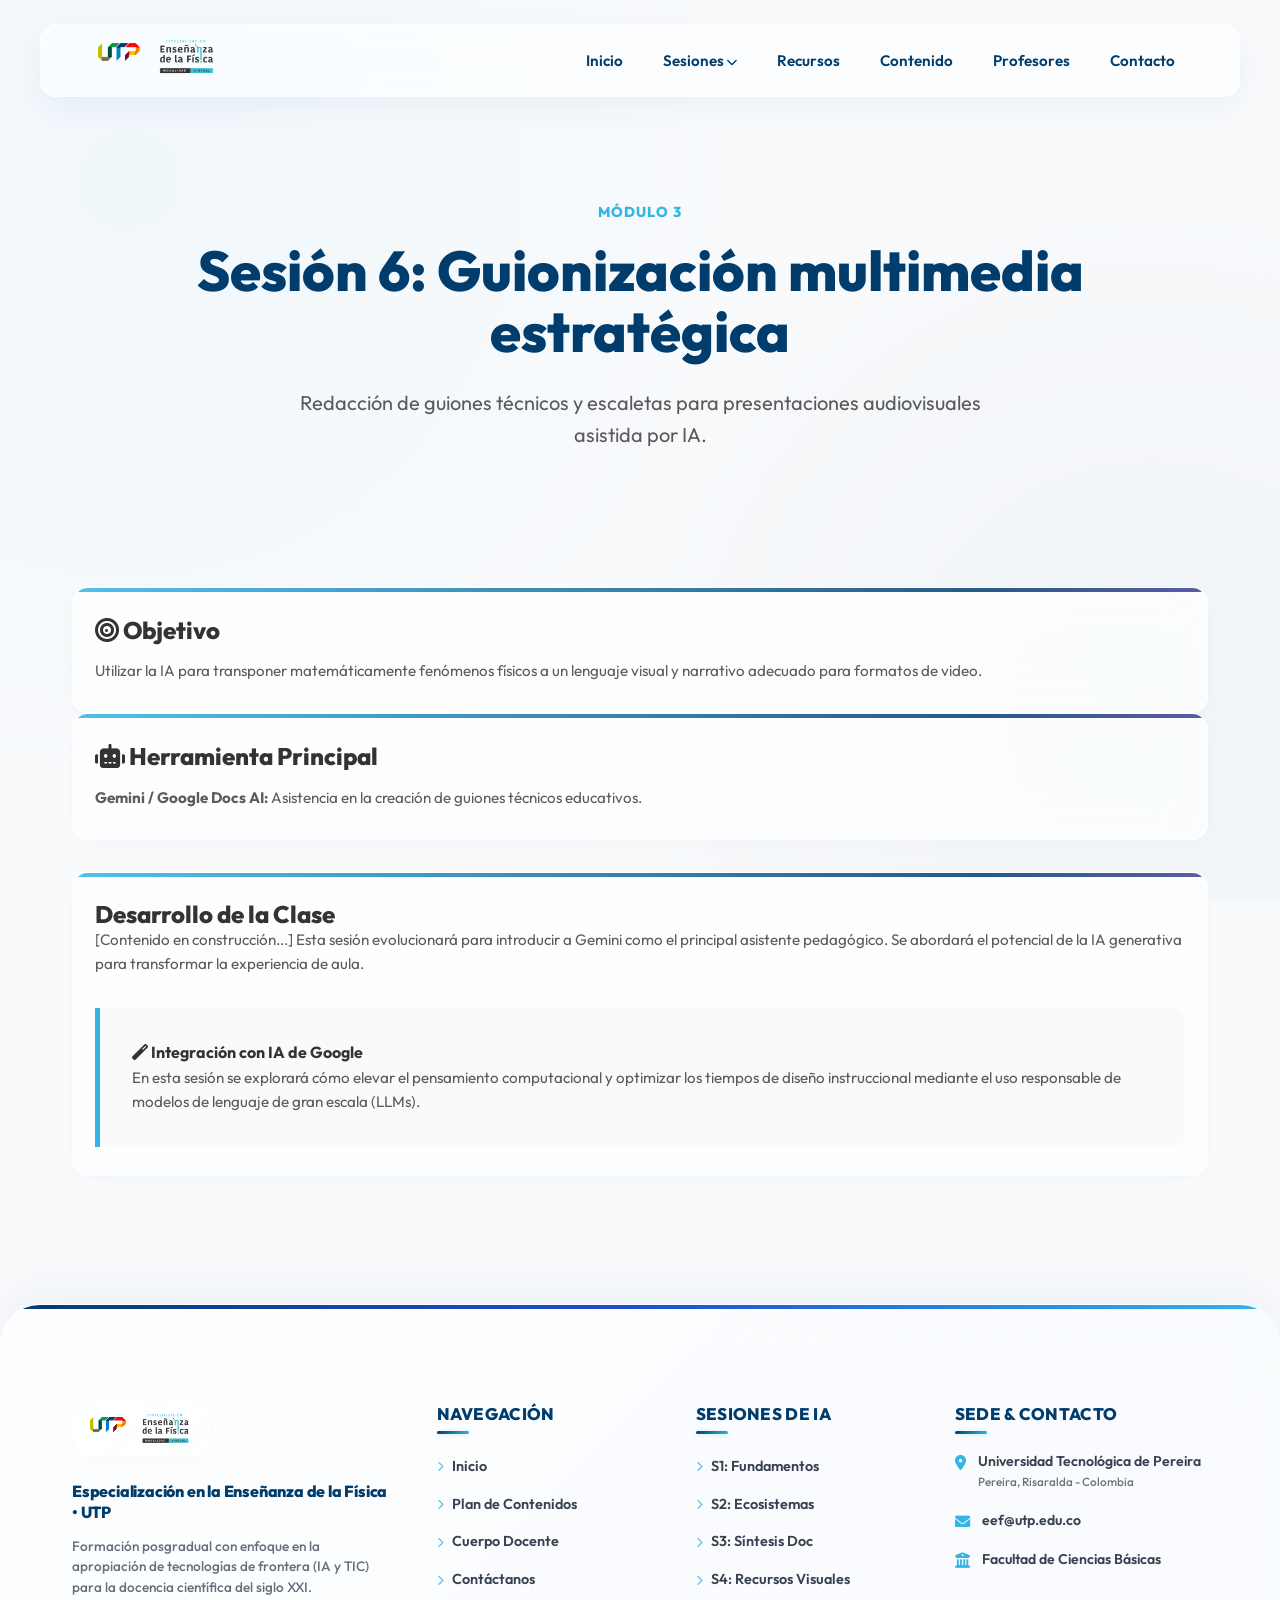
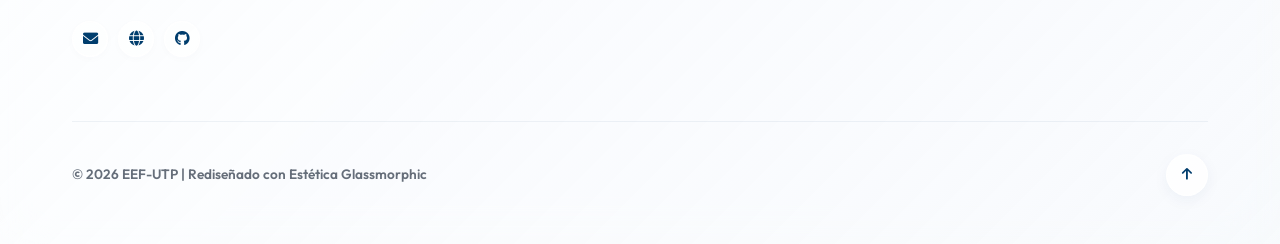
<file: sesiones/sesion6.html>
<!DOCTYPE html>
<html lang="es">
<head>
    <meta charset="UTF-8">
    <meta name="viewport" content="width=device-width, initial-scale=1.0">
    <title>Sesión 6: Fundamentos de la IA | EEF UTP</title>
    <link rel="stylesheet" href="../style.css">
    <link rel="stylesheet" href="https://cdnjs.cloudflare.com/ajax/libs/font-awesome/6.0.0/css/all.min.css">
</head>
<body>

    <header class="glass">
        <div class="container">
            <nav class="nav-wrapper">
                <div class="logo-container">
                    <a href="../index.html"><img src="../IMAGENES/LOGOUTP.png" alt="Logo UTP"></a>
                    <a href="../index.html"><img src="../IMAGENES/LOGOEEF.png" alt="Logo EEF"></a>
                </div>
                
                <div class="menu-toggle" id="mobile-menu">
                    <i class="fas fa-bars"></i>
                </div>

                <ul class="nav-links" id="nav-list">
                    <li><a href="../index.html">Inicio</a></li>
                    <li class="dropdown">
                        <a href="#">Sesiones <i class="fas fa-chevron-down" style="font-size: 0.7rem;"></i></a>
                        <ul class="dropdown-menu">
                            <li><a href="sesion1.html">S1: Fundamentos de IA</a></li>
                            <li><a href="sesion2.html">S2: Ecosistemas Inteligentes</a></li>
                            <li><a href="sesion3.html">S3: Síntesis Documental (NotebookLM)</a></li>
                            <li><a href="sesion4.html">S4: Estructuring Visual (Imagen 3)</a></li>
                            <li><a href="sesion5.html">S5: Agentes Interactivos</a></li>
                            <li><a href="sesion6.html">S6: Guionización Multimedia</a></li>
                            <li><a href="sesion7.html">S7: Producción de Video (Vids/Veo)</a></li>
                            <li><a href="sesion8.html">S8: Asistencia en Tiempo Real</a></li>
                            <li><a href="sesion9.html">S9: Simulaciones y STEM</a></li>
                            <li><a href="sesion10.html">S10: Evaluación Inteligente</a></li>
                        </ul>
                    </li>
                    <li><a href="../index.html#recursos">Recursos</a></li>
                    <li><a href="../index.html#curricular">Contenido</a></li>
                    <li><a href="../index.html#profesores">Profesores</a></li>
                    <li><a href="../index.html#contacto">Contacto</a></li>
                </ul>
            </nav>
        </div>
    </header>

    <main>
        <section class="session-hero hero">
            <div class="container">
                <div class="module-number">Módulo 3</div>
                <h1>Sesión 6: Guionización multimedia estratégica</h1>
                <p>Redacción de guiones técnicos y escaletas para presentaciones audiovisuales asistida por IA.</p>
            </div>
        </section>

        <section class="session-content container">
            <div class="grid">
                <div class="card glass">
                    <h3><i class="fas fa-bullseye"></i> Objetivo</h3>
                    <p>Utilizar la IA para transponer matemáticamente fenómenos físicos a un lenguaje visual y narrativo adecuado para formatos de video.</p>
                </div>
                <div class="card glass">
                    <h3><i class="fas fa-robot"></i> Herramienta Principal</h3>
                    <p><strong>Gemini / Google Docs AI:</strong> Asistencia en la creación de guiones técnicos educativos.</p>
                </div>
            </div>

            <div class="content-body card glass" style="margin-top: 2rem;">
                <h2>Desarrollo de la Clase</h2>
                <div class="placeholder-text">
                    <p>[Contenido en construcción...] Esta sesión evolucionará para introducir a Gemini como el principal asistente pedagógico. Se abordará el potencial de la IA generativa para transformar la experiencia de aula.</p>
                </div>
                
                <div class="ai-box" style="background: var(--color-gray-light); padding: 2rem; border-left: 5px solid var(--color-primary); margin-top: 2rem; border-radius: 0 12px 12px 0;">
                    <h4><i class="fas fa-magic"></i> Integración con IA de Google</h4>
                    <p>En esta sesión se explorará cómo elevar el pensamiento computacional y optimizar los tiempos de diseño instruccional mediante el uso responsable de modelos de lenguaje de gran escala (LLMs).</p>
                </div>
            </div>
        </section>
    </main>

    <footer>
        <div class="container">
            <div class="footer-grid">
                <div class="footer-brand">
                    <div class="footer-brand-capsule">
                        <img src="../IMAGENES/LOGOUTP.png" alt="Logo UTP">
                        <img src="../IMAGENES/LOGOEEF.png" alt="Logo EEF">
                    </div>
                    <p class="footer-brand-title">Especialización en la Enseñanza de la Física • UTP</p>
                    <p class="footer-brand-desc">Formación posgradual con enfoque en la apropiación de tecnologías de frontera (IA y TIC) para la docencia científica del siglo XXI.</p>
                    <div class="footer-social-links">
                        <a href="mailto:eef@utp.edu.co" class="footer-social-btn" title="Correo Electrónico"><i class="fas fa-envelope"></i></a>
                        <a href="https://www.utp.edu.co" target="_blank" class="footer-social-btn" title="Sitio UTP"><i class="fas fa-globe"></i></a>
                        <a href="https://github.com" target="_blank" class="footer-social-btn" title="GitHub"><i class="fab fa-github"></i></a>
                    </div>
                </div>
                <div class="footer-links">
                    <h4>Navegación</h4>
                    <ul>
                        <li><a href="../index.html"><i class="fas fa-chevron-right"></i> Inicio</a></li>
                        <li><a href="../index.html#curricular"><i class="fas fa-chevron-right"></i> Plan de Contenidos</a></li>
                        <li><a href="../index.html#profesores"><i class="fas fa-chevron-right"></i> Cuerpo Docente</a></li>
                        <li><a href="../index.html#contacto"><i class="fas fa-chevron-right"></i> Contáctanos</a></li>
                    </ul>
                </div>
                <div class="footer-links">
                    <h4>Sesiones de IA</h4>
                    <ul>
                        <li><a href="sesion1.html"><i class="fas fa-chevron-right"></i> S1: Fundamentos</a></li>
                        <li><a href="sesion2.html"><i class="fas fa-chevron-right"></i> S2: Ecosistemas</a></li>
                        <li><a href="sesion3.html"><i class="fas fa-chevron-right"></i> S3: Síntesis Doc</a></li>
                        <li><a href="sesion4.html"><i class="fas fa-chevron-right"></i> S4: Recursos Visuales</a></li>
                    </ul>
                </div>
                <div class="footer-links">
                    <h4>Sede & Contacto</h4>
                    <div class="footer-contact-item">
                        <i class="fas fa-map-marker-alt"></i>
                        <span>Universidad Tecnológica de Pereira<br><small style="color: #6b7280; font-weight: 500;">Pereira, Risaralda - Colombia</small></span>
                    </div>
                    <div class="footer-contact-item">
                        <i class="fas fa-envelope"></i>
                        <span>eef@utp.edu.co</span>
                    </div>
                    <div class="footer-contact-item">
                        <i class="fas fa-university"></i>
                        <span>Facultad de Ciencias Básicas</span>
                    </div>
                </div>
            </div>
            
            <div class="footer-bottom-wrapper">
                <p class="footer-bottom-text">&copy; 2026 EEF-UTP | Rediseñado con Estética Glassmorphic</p>
                <button class="back-to-top" id="scroll-top-btn" title="Volver al inicio">
                    <i class="fas fa-arrow-up"></i>
                </button>
            </div>
        </div>
    </footer>

    <script src="../app.js"></script>
</body>
</html>
</file>
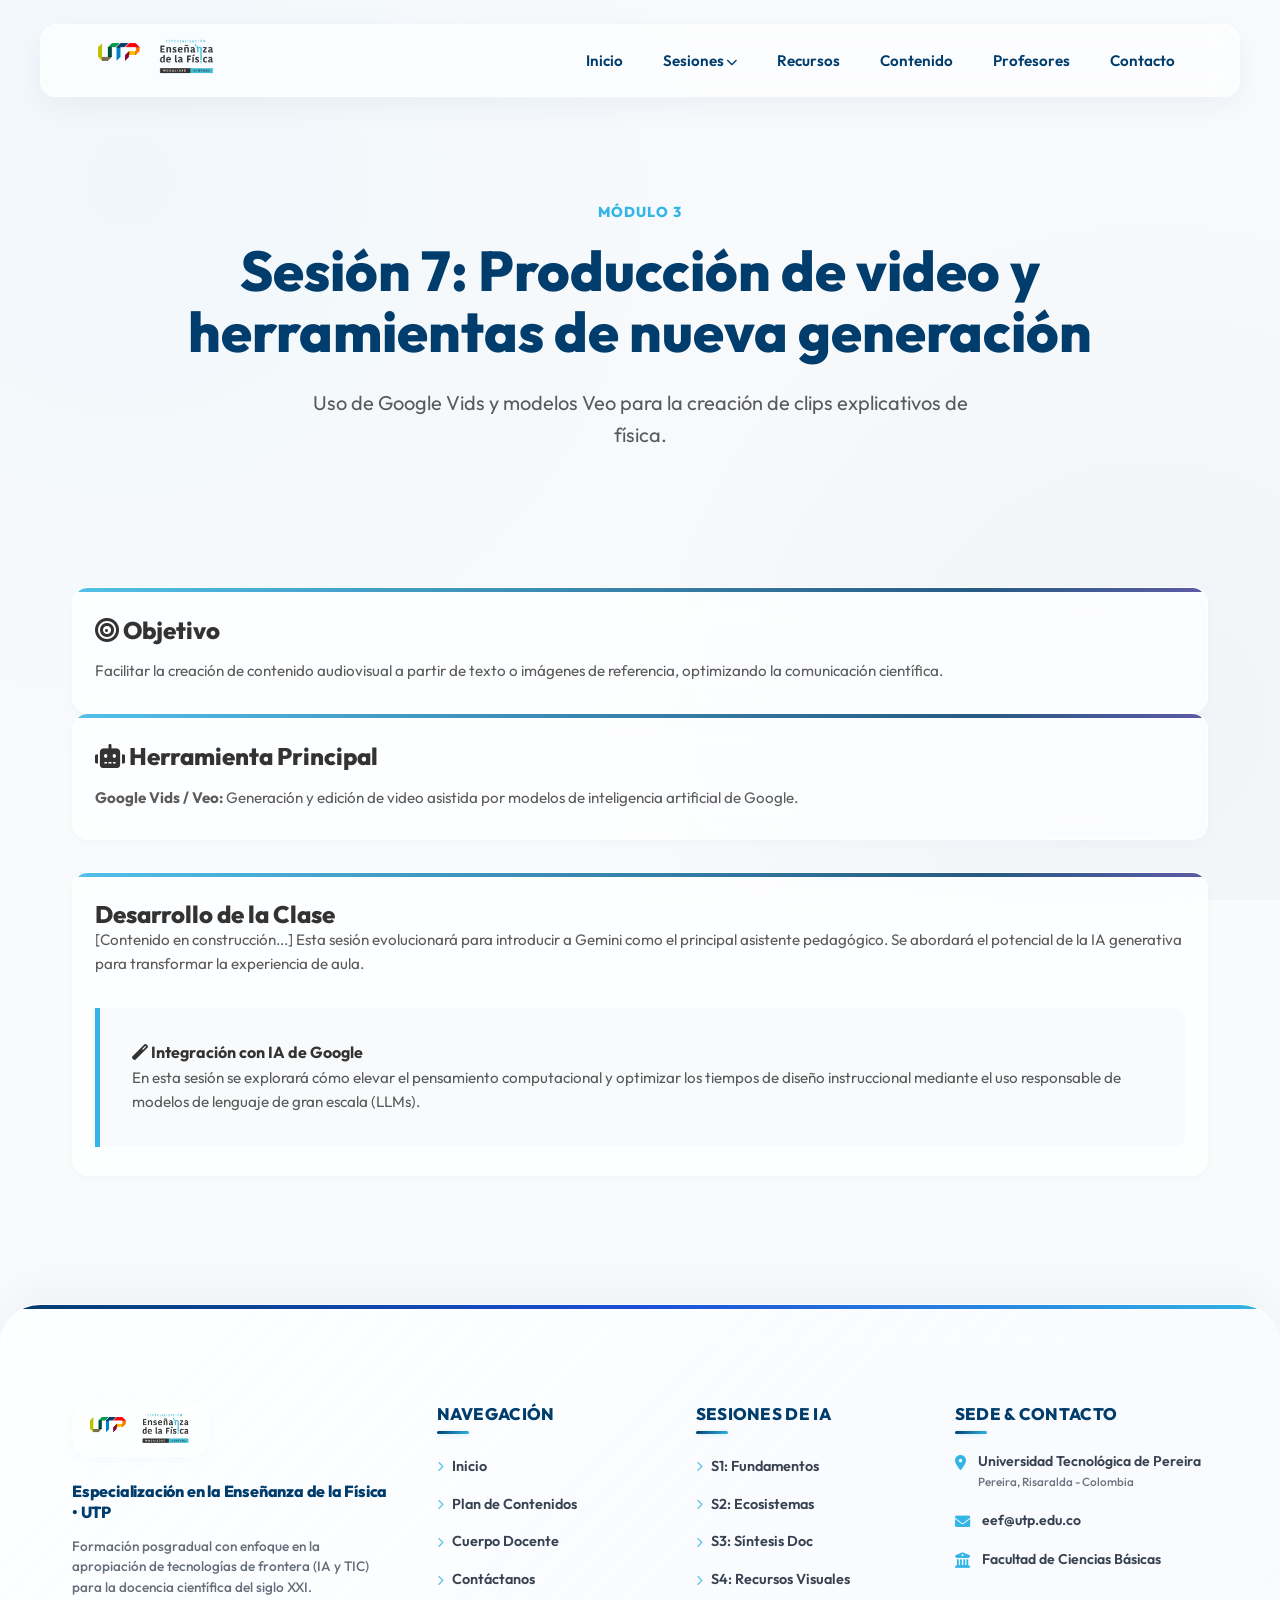
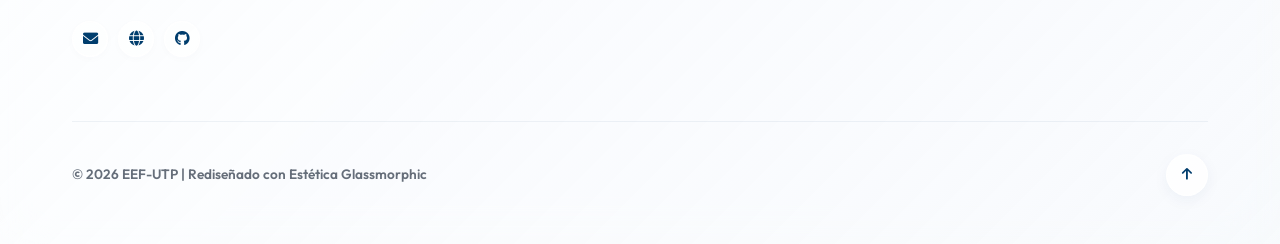
<file: sesiones/sesion7.html>
<!DOCTYPE html>
<html lang="es">
<head>
    <meta charset="UTF-8">
    <meta name="viewport" content="width=device-width, initial-scale=1.0">
    <title>Sesión 7: Fundamentos de la IA | EEF UTP</title>
    <link rel="stylesheet" href="../style.css">
    <link rel="stylesheet" href="https://cdnjs.cloudflare.com/ajax/libs/font-awesome/6.0.0/css/all.min.css">
</head>
<body>

    <header class="glass">
        <div class="container">
            <nav class="nav-wrapper">
                <div class="logo-container">
                    <a href="../index.html"><img src="../IMAGENES/LOGOUTP.png" alt="Logo UTP"></a>
                    <a href="../index.html"><img src="../IMAGENES/LOGOEEF.png" alt="Logo EEF"></a>
                </div>
                
                <div class="menu-toggle" id="mobile-menu">
                    <i class="fas fa-bars"></i>
                </div>

                <ul class="nav-links" id="nav-list">
                    <li><a href="../index.html">Inicio</a></li>
                    <li class="dropdown">
                        <a href="#">Sesiones <i class="fas fa-chevron-down" style="font-size: 0.7rem;"></i></a>
                        <ul class="dropdown-menu">
                            <li><a href="sesion1.html">S1: Fundamentos de IA</a></li>
                            <li><a href="sesion2.html">S2: Ecosistemas Inteligentes</a></li>
                            <li><a href="sesion3.html">S3: Síntesis Documental (NotebookLM)</a></li>
                            <li><a href="sesion4.html">S4: Estructuring Visual (Imagen 3)</a></li>
                            <li><a href="sesion5.html">S5: Agentes Interactivos</a></li>
                            <li><a href="sesion6.html">S6: Guionización Multimedia</a></li>
                            <li><a href="sesion7.html">S7: Producción de Video (Vids/Veo)</a></li>
                            <li><a href="sesion8.html">S8: Asistencia en Tiempo Real</a></li>
                            <li><a href="sesion9.html">S9: Simulaciones y STEM</a></li>
                            <li><a href="sesion10.html">S10: Evaluación Inteligente</a></li>
                        </ul>
                    </li>
                    <li><a href="../index.html#recursos">Recursos</a></li>
                    <li><a href="../index.html#curricular">Contenido</a></li>
                    <li><a href="../index.html#profesores">Profesores</a></li>
                    <li><a href="../index.html#contacto">Contacto</a></li>
                </ul>
            </nav>
        </div>
    </header>

    <main>
        <section class="session-hero hero">
            <div class="container">
                <div class="module-number">Módulo 3</div>
                <h1>Sesión 7: Producción de video y herramientas de nueva generación</h1>
                <p>Uso de Google Vids y modelos Veo para la creación de clips explicativos de física.</p>
            </div>
        </section>

        <section class="session-content container">
            <div class="grid">
                <div class="card glass">
                    <h3><i class="fas fa-bullseye"></i> Objetivo</h3>
                    <p>Facilitar la creación de contenido audiovisual a partir de texto o imágenes de referencia, optimizando la comunicación científica.</p>
                </div>
                <div class="card glass">
                    <h3><i class="fas fa-robot"></i> Herramienta Principal</h3>
                    <p><strong>Google Vids / Veo:</strong> Generación y edición de video asistida por modelos de inteligencia artificial de Google.</p>
                </div>
            </div>

            <div class="content-body card glass" style="margin-top: 2rem;">
                <h2>Desarrollo de la Clase</h2>
                <div class="placeholder-text">
                    <p>[Contenido en construcción...] Esta sesión evolucionará para introducir a Gemini como el principal asistente pedagógico. Se abordará el potencial de la IA generativa para transformar la experiencia de aula.</p>
                </div>
                
                <div class="ai-box" style="background: var(--color-gray-light); padding: 2rem; border-left: 5px solid var(--color-primary); margin-top: 2rem; border-radius: 0 12px 12px 0;">
                    <h4><i class="fas fa-magic"></i> Integración con IA de Google</h4>
                    <p>En esta sesión se explorará cómo elevar el pensamiento computacional y optimizar los tiempos de diseño instruccional mediante el uso responsable de modelos de lenguaje de gran escala (LLMs).</p>
                </div>
            </div>
        </section>
    </main>

    <footer>
        <div class="container">
            <div class="footer-grid">
                <div class="footer-brand">
                    <div class="footer-brand-capsule">
                        <img src="../IMAGENES/LOGOUTP.png" alt="Logo UTP">
                        <img src="../IMAGENES/LOGOEEF.png" alt="Logo EEF">
                    </div>
                    <p class="footer-brand-title">Especialización en la Enseñanza de la Física • UTP</p>
                    <p class="footer-brand-desc">Formación posgradual con enfoque en la apropiación de tecnologías de frontera (IA y TIC) para la docencia científica del siglo XXI.</p>
                    <div class="footer-social-links">
                        <a href="mailto:eef@utp.edu.co" class="footer-social-btn" title="Correo Electrónico"><i class="fas fa-envelope"></i></a>
                        <a href="https://www.utp.edu.co" target="_blank" class="footer-social-btn" title="Sitio UTP"><i class="fas fa-globe"></i></a>
                        <a href="https://github.com" target="_blank" class="footer-social-btn" title="GitHub"><i class="fab fa-github"></i></a>
                    </div>
                </div>
                <div class="footer-links">
                    <h4>Navegación</h4>
                    <ul>
                        <li><a href="../index.html"><i class="fas fa-chevron-right"></i> Inicio</a></li>
                        <li><a href="../index.html#curricular"><i class="fas fa-chevron-right"></i> Plan de Contenidos</a></li>
                        <li><a href="../index.html#profesores"><i class="fas fa-chevron-right"></i> Cuerpo Docente</a></li>
                        <li><a href="../index.html#contacto"><i class="fas fa-chevron-right"></i> Contáctanos</a></li>
                    </ul>
                </div>
                <div class="footer-links">
                    <h4>Sesiones de IA</h4>
                    <ul>
                        <li><a href="sesion1.html"><i class="fas fa-chevron-right"></i> S1: Fundamentos</a></li>
                        <li><a href="sesion2.html"><i class="fas fa-chevron-right"></i> S2: Ecosistemas</a></li>
                        <li><a href="sesion3.html"><i class="fas fa-chevron-right"></i> S3: Síntesis Doc</a></li>
                        <li><a href="sesion4.html"><i class="fas fa-chevron-right"></i> S4: Recursos Visuales</a></li>
                    </ul>
                </div>
                <div class="footer-links">
                    <h4>Sede & Contacto</h4>
                    <div class="footer-contact-item">
                        <i class="fas fa-map-marker-alt"></i>
                        <span>Universidad Tecnológica de Pereira<br><small style="color: #6b7280; font-weight: 500;">Pereira, Risaralda - Colombia</small></span>
                    </div>
                    <div class="footer-contact-item">
                        <i class="fas fa-envelope"></i>
                        <span>eef@utp.edu.co</span>
                    </div>
                    <div class="footer-contact-item">
                        <i class="fas fa-university"></i>
                        <span>Facultad de Ciencias Básicas</span>
                    </div>
                </div>
            </div>
            
            <div class="footer-bottom-wrapper">
                <p class="footer-bottom-text">&copy; 2026 EEF-UTP | Rediseñado con Estética Glassmorphic</p>
                <button class="back-to-top" id="scroll-top-btn" title="Volver al inicio">
                    <i class="fas fa-arrow-up"></i>
                </button>
            </div>
        </div>
    </footer>

    <script src="../app.js"></script>
</body>
</html>
</file>
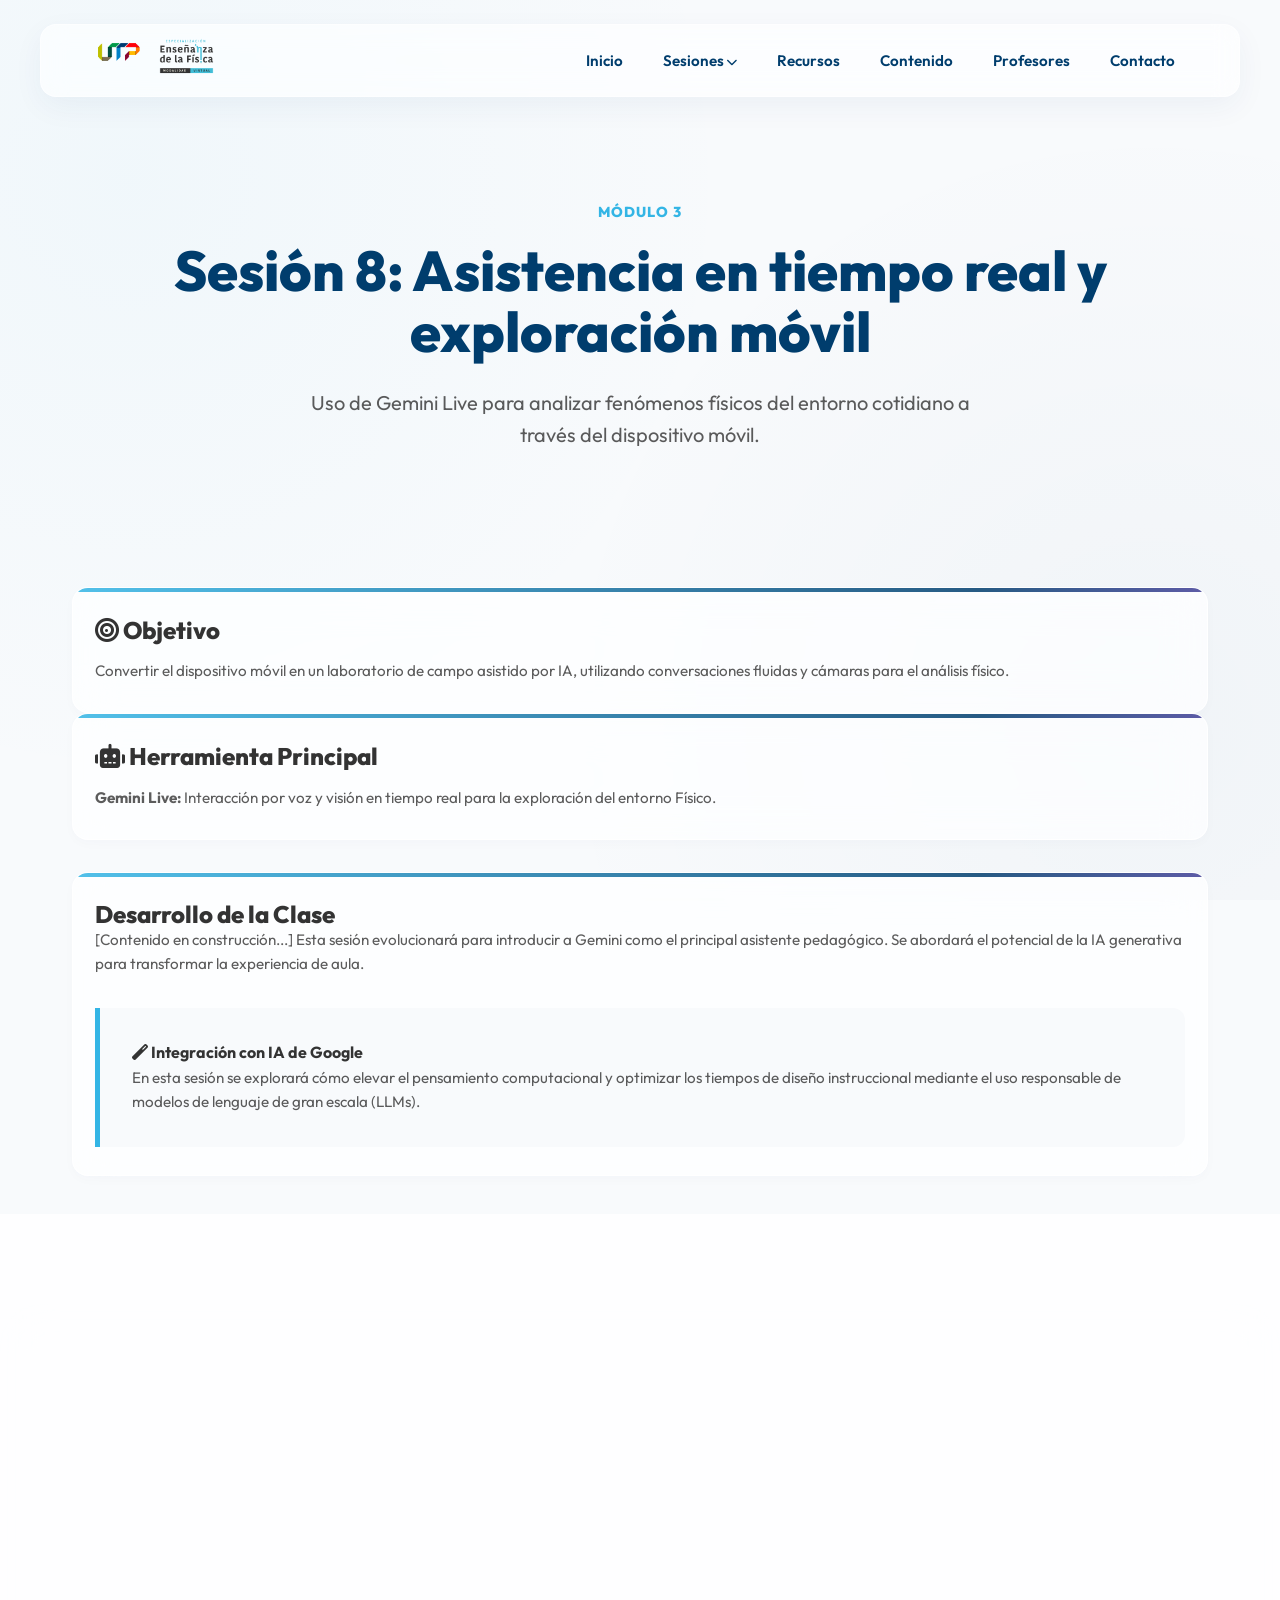
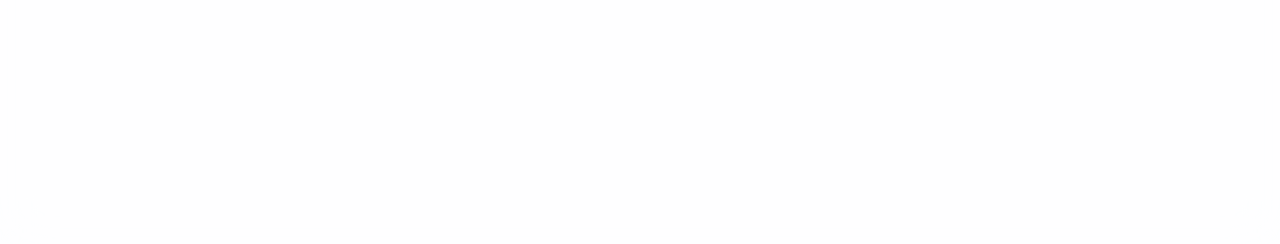
<file: sesiones/sesion8.html>
<!DOCTYPE html>
<html lang="es">
<head>
    <meta charset="UTF-8">
    <meta name="viewport" content="width=device-width, initial-scale=1.0">
    <title>Sesión 8: Fundamentos de la IA | EEF UTP</title>
    <link rel="stylesheet" href="../style.css">
    <link rel="stylesheet" href="https://cdnjs.cloudflare.com/ajax/libs/font-awesome/6.0.0/css/all.min.css">
</head>
<body>

    <header class="glass">
        <div class="container">
            <nav class="nav-wrapper">
                <div class="logo-container">
                    <a href="../index.html"><img src="../IMAGENES/LOGOUTP.png" alt="Logo UTP"></a>
                    <a href="../index.html"><img src="../IMAGENES/LOGOEEF.png" alt="Logo EEF"></a>
                </div>
                
                <div class="menu-toggle" id="mobile-menu">
                    <i class="fas fa-bars"></i>
                </div>

                <ul class="nav-links" id="nav-list">
                    <li><a href="../index.html">Inicio</a></li>
                    <li class="dropdown">
                        <a href="#">Sesiones <i class="fas fa-chevron-down" style="font-size: 0.7rem;"></i></a>
                        <ul class="dropdown-menu">
                            <li><a href="sesion1.html">S1: Fundamentos de IA</a></li>
                            <li><a href="sesion2.html">S2: Ecosistemas Inteligentes</a></li>
                            <li><a href="sesion3.html">S3: Síntesis Documental (NotebookLM)</a></li>
                            <li><a href="sesion4.html">S4: Estructuring Visual (Imagen 3)</a></li>
                            <li><a href="sesion5.html">S5: Agentes Interactivos</a></li>
                            <li><a href="sesion6.html">S6: Guionización Multimedia</a></li>
                            <li><a href="sesion7.html">S7: Producción de Video (Vids/Veo)</a></li>
                            <li><a href="sesion8.html">S8: Asistencia en Tiempo Real</a></li>
                            <li><a href="sesion9.html">S9: Simulaciones y STEM</a></li>
                            <li><a href="sesion10.html">S10: Evaluación Inteligente</a></li>
                        </ul>
                    </li>
                    <li><a href="../index.html#recursos">Recursos</a></li>
                    <li><a href="../index.html#curricular">Contenido</a></li>
                    <li><a href="../index.html#profesores">Profesores</a></li>
                    <li><a href="../index.html#contacto">Contacto</a></li>
                </ul>
            </nav>
        </div>
    </header>

    <main>
        <section class="session-hero hero">
            <div class="container">
                <div class="module-number">Módulo 3</div>
                <h1>Sesión 8: Asistencia en tiempo real y exploración móvil</h1>
                <p>Uso de Gemini Live para analizar fenómenos físicos del entorno cotidiano a través del dispositivo móvil.</p>
            </div>
        </section>

        <section class="session-content container">
            <div class="grid">
                <div class="card glass">
                    <h3><i class="fas fa-bullseye"></i> Objetivo</h3>
                    <p>Convertir el dispositivo móvil en un laboratorio de campo asistido por IA, utilizando conversaciones fluidas y cámaras para el análisis físico.</p>
                </div>
                <div class="card glass">
                    <h3><i class="fas fa-robot"></i> Herramienta Principal</h3>
                    <p><strong>Gemini Live:</strong> Interacción por voz y visión en tiempo real para la exploración del entorno Físico.</p>
                </div>
            </div>

            <div class="content-body card glass" style="margin-top: 2rem;">
                <h2>Desarrollo de la Clase</h2>
                <div class="placeholder-text">
                    <p>[Contenido en construcción...] Esta sesión evolucionará para introducir a Gemini como el principal asistente pedagógico. Se abordará el potencial de la IA generativa para transformar la experiencia de aula.</p>
                </div>
                
                <div class="ai-box" style="background: var(--color-gray-light); padding: 2rem; border-left: 5px solid var(--color-primary); margin-top: 2rem; border-radius: 0 12px 12px 0;">
                    <h4><i class="fas fa-magic"></i> Integración con IA de Google</h4>
                    <p>En esta sesión se explorará cómo elevar el pensamiento computacional y optimizar los tiempos de diseño instruccional mediante el uso responsable de modelos de lenguaje de gran escala (LLMs).</p>
                </div>
            </div>
        </section>
    </main>

    <footer>
        <div class="container">
            <div class="footer-grid">
                <div class="footer-brand">
                    <div class="footer-brand-capsule">
                        <img src="../IMAGENES/LOGOUTP.png" alt="Logo UTP">
                        <img src="../IMAGENES/LOGOEEF.png" alt="Logo EEF">
                    </div>
                    <p class="footer-brand-title">Especialización en la Enseñanza de la Física • UTP</p>
                    <p class="footer-brand-desc">Formación posgradual con enfoque en la apropiación de tecnologías de frontera (IA y TIC) para la docencia científica del siglo XXI.</p>
                    <div class="footer-social-links">
                        <a href="mailto:eef@utp.edu.co" class="footer-social-btn" title="Correo Electrónico"><i class="fas fa-envelope"></i></a>
                        <a href="https://www.utp.edu.co" target="_blank" class="footer-social-btn" title="Sitio UTP"><i class="fas fa-globe"></i></a>
                        <a href="https://github.com" target="_blank" class="footer-social-btn" title="GitHub"><i class="fab fa-github"></i></a>
                    </div>
                </div>
                <div class="footer-links">
                    <h4>Navegación</h4>
                    <ul>
                        <li><a href="../index.html"><i class="fas fa-chevron-right"></i> Inicio</a></li>
                        <li><a href="../index.html#curricular"><i class="fas fa-chevron-right"></i> Plan de Contenidos</a></li>
                        <li><a href="../index.html#profesores"><i class="fas fa-chevron-right"></i> Cuerpo Docente</a></li>
                        <li><a href="../index.html#contacto"><i class="fas fa-chevron-right"></i> Contáctanos</a></li>
                    </ul>
                </div>
                <div class="footer-links">
                    <h4>Sesiones de IA</h4>
                    <ul>
                        <li><a href="sesion1.html"><i class="fas fa-chevron-right"></i> S1: Fundamentos</a></li>
                        <li><a href="sesion2.html"><i class="fas fa-chevron-right"></i> S2: Ecosistemas</a></li>
                        <li><a href="sesion3.html"><i class="fas fa-chevron-right"></i> S3: Síntesis Doc</a></li>
                        <li><a href="sesion4.html"><i class="fas fa-chevron-right"></i> S4: Recursos Visuales</a></li>
                    </ul>
                </div>
                <div class="footer-links">
                    <h4>Sede & Contacto</h4>
                    <div class="footer-contact-item">
                        <i class="fas fa-map-marker-alt"></i>
                        <span>Universidad Tecnológica de Pereira<br><small style="color: #6b7280; font-weight: 500;">Pereira, Risaralda - Colombia</small></span>
                    </div>
                    <div class="footer-contact-item">
                        <i class="fas fa-envelope"></i>
                        <span>eef@utp.edu.co</span>
                    </div>
                    <div class="footer-contact-item">
                        <i class="fas fa-university"></i>
                        <span>Facultad de Ciencias Básicas</span>
                    </div>
                </div>
            </div>
            
            <div class="footer-bottom-wrapper">
                <p class="footer-bottom-text">&copy; 2026 EEF-UTP | Rediseñado con Estética Glassmorphic</p>
                <button class="back-to-top" id="scroll-top-btn" title="Volver al inicio">
                    <i class="fas fa-arrow-up"></i>
                </button>
            </div>
        </div>
    </footer>

    <script src="../app.js"></script>
</body>
</html>
</file>
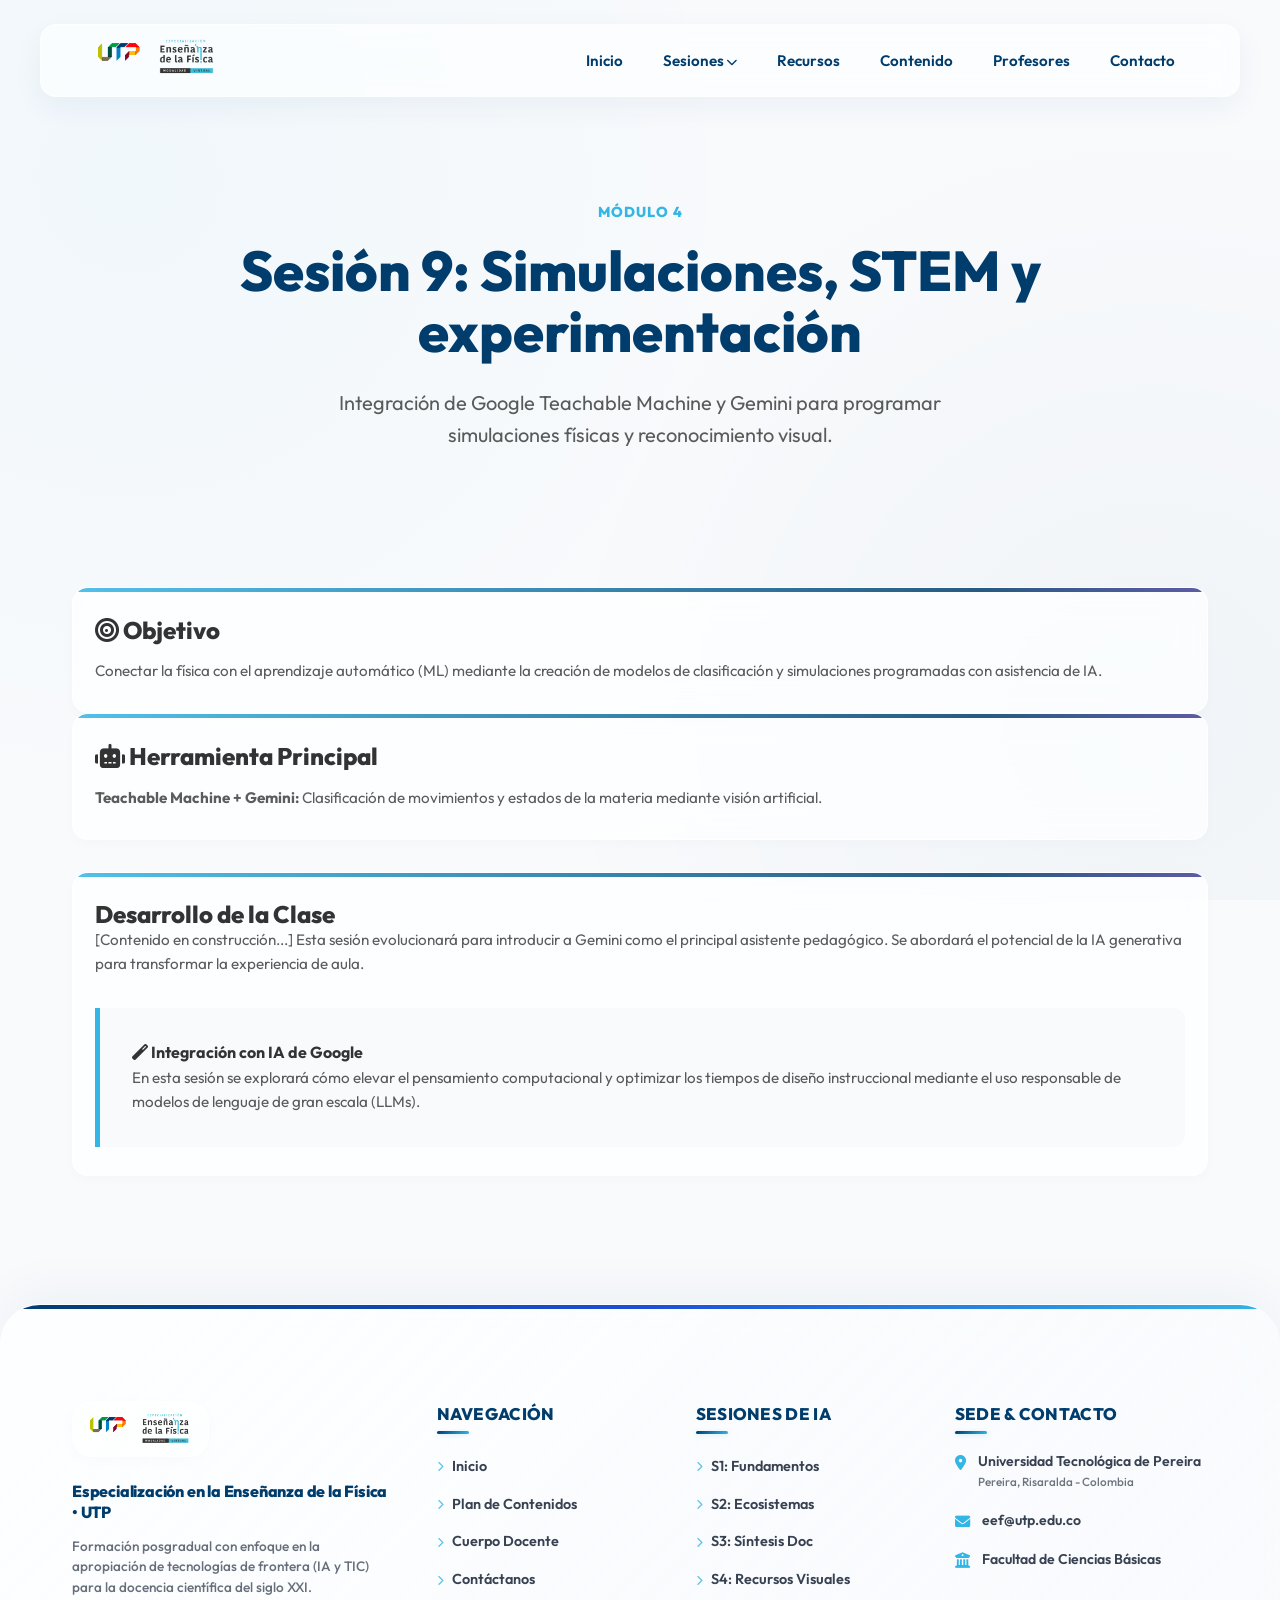
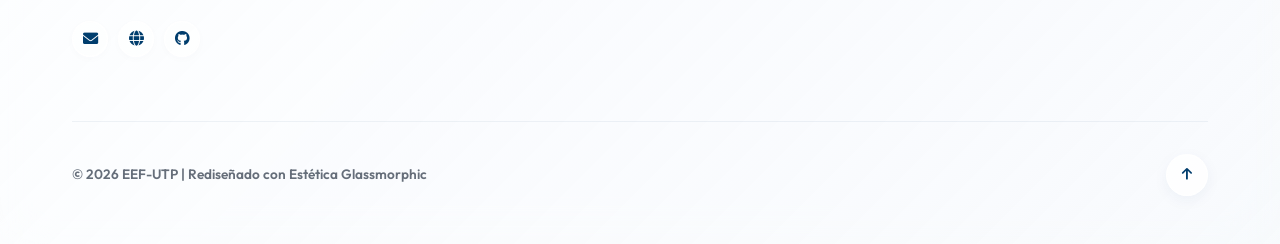
<file: sesiones/sesion9.html>
<!DOCTYPE html>
<html lang="es">
<head>
    <meta charset="UTF-8">
    <meta name="viewport" content="width=device-width, initial-scale=1.0">
    <title>Sesión 9: Fundamentos de la IA | EEF UTP</title>
    <link rel="stylesheet" href="../style.css">
    <link rel="stylesheet" href="https://cdnjs.cloudflare.com/ajax/libs/font-awesome/6.0.0/css/all.min.css">
</head>
<body>

    <header class="glass">
        <div class="container">
            <nav class="nav-wrapper">
                <div class="logo-container">
                    <a href="../index.html"><img src="../IMAGENES/LOGOUTP.png" alt="Logo UTP"></a>
                    <a href="../index.html"><img src="../IMAGENES/LOGOEEF.png" alt="Logo EEF"></a>
                </div>
                
                <div class="menu-toggle" id="mobile-menu">
                    <i class="fas fa-bars"></i>
                </div>

                <ul class="nav-links" id="nav-list">
                    <li><a href="../index.html">Inicio</a></li>
                    <li class="dropdown">
                        <a href="#">Sesiones <i class="fas fa-chevron-down" style="font-size: 0.7rem;"></i></a>
                        <ul class="dropdown-menu">
                            <li><a href="sesion1.html">S1: Fundamentos de IA</a></li>
                            <li><a href="sesion2.html">S2: Ecosistemas Inteligentes</a></li>
                            <li><a href="sesion3.html">S3: Síntesis Documental (NotebookLM)</a></li>
                            <li><a href="sesion4.html">S4: Estructuring Visual (Imagen 3)</a></li>
                            <li><a href="sesion5.html">S5: Agentes Interactivos</a></li>
                            <li><a href="sesion6.html">S6: Guionización Multimedia</a></li>
                            <li><a href="sesion7.html">S7: Producción de Video (Vids/Veo)</a></li>
                            <li><a href="sesion8.html">S8: Asistencia en Tiempo Real</a></li>
                            <li><a href="sesion9.html">S9: Simulaciones y STEM</a></li>
                            <li><a href="sesion10.html">S10: Evaluación Inteligente</a></li>
                        </ul>
                    </li>
                    <li><a href="../index.html#recursos">Recursos</a></li>
                    <li><a href="../index.html#curricular">Contenido</a></li>
                    <li><a href="../index.html#profesores">Profesores</a></li>
                    <li><a href="../index.html#contacto">Contacto</a></li>
                </ul>
            </nav>
        </div>
    </header>

    <main>
        <section class="session-hero hero">
            <div class="container">
                <div class="module-number">Módulo 4</div>
                <h1>Sesión 9: Simulaciones, STEM y experimentación</h1>
                <p>Integración de Google Teachable Machine y Gemini para programar simulaciones físicas y reconocimiento visual.</p>
            </div>
        </section>

        <section class="session-content container">
            <div class="grid">
                <div class="card glass">
                    <h3><i class="fas fa-bullseye"></i> Objetivo</h3>
                    <p>Conectar la física con el aprendizaje automático (ML) mediante la creación de modelos de clasificación y simulaciones programadas con asistencia de IA.</p>
                </div>
                <div class="card glass">
                    <h3><i class="fas fa-robot"></i> Herramienta Principal</h3>
                    <p><strong>Teachable Machine + Gemini:</strong> Clasificación de movimientos y estados de la materia mediante visión artificial.</p>
                </div>
            </div>

            <div class="content-body card glass" style="margin-top: 2rem;">
                <h2>Desarrollo de la Clase</h2>
                <div class="placeholder-text">
                    <p>[Contenido en construcción...] Esta sesión evolucionará para introducir a Gemini como el principal asistente pedagógico. Se abordará el potencial de la IA generativa para transformar la experiencia de aula.</p>
                </div>
                
                <div class="ai-box" style="background: var(--color-gray-light); padding: 2rem; border-left: 5px solid var(--color-primary); margin-top: 2rem; border-radius: 0 12px 12px 0;">
                    <h4><i class="fas fa-magic"></i> Integración con IA de Google</h4>
                    <p>En esta sesión se explorará cómo elevar el pensamiento computacional y optimizar los tiempos de diseño instruccional mediante el uso responsable de modelos de lenguaje de gran escala (LLMs).</p>
                </div>
            </div>
        </section>
    </main>

    <footer>
        <div class="container">
            <div class="footer-grid">
                <div class="footer-brand">
                    <div class="footer-brand-capsule">
                        <img src="../IMAGENES/LOGOUTP.png" alt="Logo UTP">
                        <img src="../IMAGENES/LOGOEEF.png" alt="Logo EEF">
                    </div>
                    <p class="footer-brand-title">Especialización en la Enseñanza de la Física • UTP</p>
                    <p class="footer-brand-desc">Formación posgradual con enfoque en la apropiación de tecnologías de frontera (IA y TIC) para la docencia científica del siglo XXI.</p>
                    <div class="footer-social-links">
                        <a href="mailto:eef@utp.edu.co" class="footer-social-btn" title="Correo Electrónico"><i class="fas fa-envelope"></i></a>
                        <a href="https://www.utp.edu.co" target="_blank" class="footer-social-btn" title="Sitio UTP"><i class="fas fa-globe"></i></a>
                        <a href="https://github.com" target="_blank" class="footer-social-btn" title="GitHub"><i class="fab fa-github"></i></a>
                    </div>
                </div>
                <div class="footer-links">
                    <h4>Navegación</h4>
                    <ul>
                        <li><a href="../index.html"><i class="fas fa-chevron-right"></i> Inicio</a></li>
                        <li><a href="../index.html#curricular"><i class="fas fa-chevron-right"></i> Plan de Contenidos</a></li>
                        <li><a href="../index.html#profesores"><i class="fas fa-chevron-right"></i> Cuerpo Docente</a></li>
                        <li><a href="../index.html#contacto"><i class="fas fa-chevron-right"></i> Contáctanos</a></li>
                    </ul>
                </div>
                <div class="footer-links">
                    <h4>Sesiones de IA</h4>
                    <ul>
                        <li><a href="sesion1.html"><i class="fas fa-chevron-right"></i> S1: Fundamentos</a></li>
                        <li><a href="sesion2.html"><i class="fas fa-chevron-right"></i> S2: Ecosistemas</a></li>
                        <li><a href="sesion3.html"><i class="fas fa-chevron-right"></i> S3: Síntesis Doc</a></li>
                        <li><a href="sesion4.html"><i class="fas fa-chevron-right"></i> S4: Recursos Visuales</a></li>
                    </ul>
                </div>
                <div class="footer-links">
                    <h4>Sede & Contacto</h4>
                    <div class="footer-contact-item">
                        <i class="fas fa-map-marker-alt"></i>
                        <span>Universidad Tecnológica de Pereira<br><small style="color: #6b7280; font-weight: 500;">Pereira, Risaralda - Colombia</small></span>
                    </div>
                    <div class="footer-contact-item">
                        <i class="fas fa-envelope"></i>
                        <span>eef@utp.edu.co</span>
                    </div>
                    <div class="footer-contact-item">
                        <i class="fas fa-university"></i>
                        <span>Facultad de Ciencias Básicas</span>
                    </div>
                </div>
            </div>
            
            <div class="footer-bottom-wrapper">
                <p class="footer-bottom-text">&copy; 2026 EEF-UTP | Rediseñado con Estética Glassmorphic</p>
                <button class="back-to-top" id="scroll-top-btn" title="Volver al inicio">
                    <i class="fas fa-arrow-up"></i>
                </button>
            </div>
        </div>
    </footer>

    <script src="../app.js"></script>
</body>
</html>
</file>
<file: style.css>
/* 
   ESTILO: AGENTE DE DISEÑO EEF-AI
   Este archivo define la identidad visual del proyecto.
*/

@import url('https://fonts.googleapis.com/css2?family=Outfit:wght@300;400;600;800&display=swap');

:root {
    /* Paleta Institucional e Identidad */
    --color-primary: #33B5E5;    /* Cian EEF */
    --color-secondary: #003D6D;  /* Azul UTP */
    --color-dark: #333333;       /* Texto Principal */
    --color-gray-light: #F8FAFC; /* Fondos Suaves y Luminosos */
    --color-white: #FFFFFF;
    
    /* Gradientes Modernos */
    --gradient-brand: linear-gradient(135deg, var(--color-secondary) 0%, var(--color-primary) 100%);
    
    /* Sombras y Elevación 3D Premium */
    --shadow-sm: 0 4px 12px rgba(0, 61, 109, 0.02);
    --shadow-md: 0 10px 30px rgba(0, 61, 109, 0.05);
    --shadow-lg: 0 20px 40px rgba(0, 61, 109, 0.08);
    
    /* Espaciado y Bordes */
    --radius-md: 12px;
    --radius-lg: 16px;
    --transition-smooth: all 0.4s cubic-bezier(0.16, 1, 0.3, 1);
}

* {
    margin: 0;
    padding: 0;
    box-sizing: border-box;
}

body {
    font-family: 'Outfit', sans-serif;
    /* Aurora glow background gradients on a soft slate canvas */
    background: radial-gradient(circle at 10% 20%, rgba(51, 181, 229, 0.04) 0%, transparent 45%),
                radial-gradient(circle at 90% 80%, rgba(0, 61, 109, 0.03) 0%, transparent 45%),
                var(--color-gray-light);
    background-attachment: fixed;
    color: var(--color-dark);
    line-height: 1.6;
    overflow-x: hidden;
}

/* Tipografía Escala */
h1, h2, h3 {
    font-weight: 800;
    line-height: 1.1;
}

a {
    text-decoration: none;
    color: inherit;
    transition: var(--transition-smooth);
}

/* Utility Classes */
.container {
    max-width: 1200px;
    margin: 0 auto;
    padding: 0 2rem;
}

.glass {
    background: rgba(255, 255, 255, 0.65);
    backdrop-filter: blur(12px) saturate(180%);
    -webkit-backdrop-filter: blur(12px) saturate(180%);
    border: 1px solid rgba(255, 255, 255, 0.5);
    box-shadow: var(--shadow-md);
}

.btn-primary {
    background: var(--gradient-brand);
    color: var(--color-white);
    padding: 0.8rem 1.6rem;
    border-radius: var(--radius-md);
    font-weight: 600;
    display: inline-block;
    border: 1px solid rgba(255, 255, 255, 0.2);
    cursor: pointer;
    box-shadow: 0 4px 15px rgba(0, 61, 109, 0.15);
}

.btn-primary:hover {
    transform: translateY(-2px);
    box-shadow: 0 8px 25px rgba(51, 181, 229, 0.3);
}

/* Scrollbar Personalizada */
::-webkit-scrollbar {
    width: 8px;
}
::-webkit-scrollbar-track {
    background: var(--color-gray-light);
}
::-webkit-scrollbar-thumb {
    background: var(--color-primary);
    border-radius: 10px;
}

/* Navegación y Header Flotante Premium */
header {
    position: sticky;
    top: 1.5rem;
    margin: 0 auto;
    max-width: 1200px;
    width: calc(100% - 4rem);
    border-radius: var(--radius-lg);
    border: 1px solid rgba(255, 255, 255, 0.5);
    background: rgba(255, 255, 255, 0.7);
    backdrop-filter: blur(15px);
    -webkit-backdrop-filter: blur(15px);
    box-shadow: var(--shadow-md);
    z-index: 1000;
    transition: var(--transition-smooth);
}

/* Scroll header effect controlled by JS toggling class */
header.scrolled {
    top: 0.5rem;
    background: rgba(255, 255, 255, 0.9);
    box-shadow: var(--shadow-lg);
    border-color: rgba(51, 181, 229, 0.2);
}

.nav-wrapper {
    display: flex;
    justify-content: space-between;
    align-items: center;
    padding: 0.6rem 1.5rem; /* Padding horizontal y vertical para la barra flotante */
}

.logo-container {
    display: flex;
    align-items: center;
    gap: 15px;
}

.logo-container img {
    height: 44px; /* Un poco más compacto para la barra flotante */
    width: auto;
}

.nav-links {
    display: flex;
    list-style: none;
    gap: 1.5rem;
    align-items: center;
}

.nav-links li {
    position: relative;
}

.nav-links a {
    font-weight: 600;
    font-size: 0.95rem;
    color: var(--color-secondary);
    padding: 0.5rem;
}

.nav-links a:hover {
    color: var(--color-primary);
}

/* Dropdown Logic */
.dropdown {
    position: relative;
}

.dropdown-menu {
    position: absolute;
    top: 100%;
    left: 0;
    background: var(--color-white);
    min-width: 280px;
    box-shadow: var(--shadow-md);
    border-radius: var(--radius-md);
    padding: 1rem 0;
    display: none;
    opacity: 0;
    transform: translateY(10px);
    transition: var(--transition-smooth);
    z-index: 100;
}

.dropdown:hover .dropdown-menu {
    display: block;
    opacity: 1;
    transform: translateY(0);
}

.dropdown-menu li a {
    padding: 0.5rem 1.5rem;
    display: block;
    font-weight: 400;
}

.dropdown-menu li a:hover {
    background: var(--color-gray-light);
    color: var(--color-primary);
}

/* Responsive Menu */
.menu-toggle {
    display: none;
    font-size: 1.5rem;
    cursor: pointer;
    color: var(--color-secondary);
}

@media (max-width: 992px) {
    .nav-links {
        display: none;
        flex-direction: column;
        position: absolute;
        top: 100%;
        left: 0;
        width: 100%;
        background: rgba(255, 255, 255, 0.95);
        backdrop-filter: blur(15px);
        -webkit-backdrop-filter: blur(15px);
        padding: 2rem;
        box-shadow: var(--shadow-lg);
        align-items: flex-start;
        border-radius: 0 0 var(--radius-lg) var(--radius-lg);
        border: 1px solid rgba(255, 255, 255, 0.5);
        border-top: none;
        gap: 1.2rem;
    }

    .nav-links.active {
        display: flex;
    }

    .menu-toggle {
        display: block;
    }

    .dropdown-menu {
        position: static;
        box-shadow: none;
        padding-left: 1rem;
        display: none;
        background: transparent;
        border: none;
        transform: none;
    }
    
    .dropdown.active .dropdown-menu {
        display: block;
    }
}

/* Hero Section */
.hero {
    padding: 8rem 0 6rem;
    background: radial-gradient(circle at top right, rgba(51, 181, 229, 0.1), transparent), 
                radial-gradient(circle at bottom left, rgba(0, 61, 109, 0.05), transparent);
    text-align: center;
}

.hero h1 {
    font-size: 3.5rem;
    margin-bottom: 1.5rem;
    color: var(--color-secondary);
}

.highlight {
    color: var(--color-primary);
    position: relative;
    display: inline-block;
}

.highlight::after {
    content: '';
    position: absolute;
    bottom: 5px;
    left: 0;
    width: 100%;
    height: 10px;
    background: var(--color-primary);
    opacity: 0.2;
    z-index: -1;
}

.hero p {
    font-size: 1.25rem;
    max-width: 700px;
    margin: 0 auto 2.5rem;
    color: var(--color-dark);
    opacity: 0.8;
}

.hero-btns {
    display: flex;
    gap: 1.5rem;
    justify-content: center;
}

.btn-secondary {
    background: transparent;
    border: 2px solid var(--color-primary);
    color: var(--color-primary);
    padding: 0.8rem 1.5rem;
    border-radius: var(--radius-md);
    font-weight: 600;
}

.btn-secondary:hover {
    background: var(--color-primary);
    color: var(--color-white);
}

/* Modules Section (Curricular Hub) */
.modules {
    position: relative;
    padding: 8rem 0;
    overflow: hidden;
    background: transparent;
}

.canvas-bg-container,
#recursos-canvas-container {
    position: absolute;
    top: 0;
    left: 0;
    width: 100%;
    height: 100%;
    z-index: 1;
    pointer-events: none;
}

.canvas-bg-fixed {
    position: fixed;
    top: 0;
    left: 0;
    width: 100vw;
    height: 100vh;
    z-index: 1;
    pointer-events: none;
}

.canvas-bg-container canvas,
.canvas-bg-fixed canvas,
#recursos-canvas-container canvas {
    display: block;
    width: 100%;
    height: 100%;
    background: transparent;
}

.section-title {
    text-align: center;
    font-size: 2.5rem;
    margin-bottom: 4rem;
    color: var(--color-secondary);
}

.modules .grid {
    display: grid;
    grid-template-columns: repeat(5, 1fr);
    gap: 1.5rem;
    transition: all 0.4s cubic-bezier(0.16, 1, 0.3, 1);
}

/* Compact layout mode for standard laptops (992px to 1200px) to preserve a flawless 5x2 grid */
@media (max-width: 1200px) {
    .modules .grid {
        gap: 1rem;
    }
    
    .modules .card {
        padding: 1.25rem 1rem;
    }
    
    .modules .card-icon-container {
        width: 44px;
        height: 44px;
        font-size: 1.2rem;
        margin-bottom: 0.8rem;
        border-radius: 10px;
    }
    
    .modules .session-badge {
        font-size: 0.62rem;
        margin-bottom: 0.5rem;
    }
    
    .modules .session-card h3 {
        font-size: 1.05rem;
        margin-bottom: 0.5rem;
    }
    
    .modules .session-card p {
        font-size: 0.82rem;
        margin-bottom: 1rem;
        line-height: 1.4;
    }
    
    .modules .session-category {
        padding: 2px 8px;
        font-size: 0.6rem;
    }
}

/* Symmetric 2-column layout for tablets (600px to 991px), making it a perfect 2x5 grid */
@media (max-width: 991px) {
    .modules .grid {
        grid-template-columns: repeat(2, 1fr);
        gap: 1.5rem;
    }
    
    /* Restore larger padding and sizing on tablets since we have ample width in 2 columns */
    .modules .card {
        padding: 1.8rem 1.4rem;
    }
    
    .modules .card-icon-container {
        width: 54px;
        height: 54px;
        font-size: 1.5rem;
        margin-bottom: 1.5rem;
        border-radius: 12px;
    }
    
    .modules .session-badge {
        font-size: 0.7rem;
        margin-bottom: 0.8rem;
    }
    
    .modules .session-card h3 {
        font-size: 1.22rem;
        margin-bottom: 0.75rem;
    }
    
    .modules .session-card p {
        font-size: 0.88rem;
        margin-bottom: 1.5rem;
        line-height: 1.5;
    }
    
    .modules .session-category {
        padding: 3px 10px;
        font-size: 0.65rem;
    }
}

/* Clean 1-column vertical stack for mobile devices (<600px), a perfect 1x10 grid */
@media (max-width: 600px) {
    .modules .grid {
        grid-template-columns: 1fr;
        gap: 1.2rem;
    }
    
    .modules .card {
        padding: 1.5rem 1.2rem;
    }
    
    .modules .card-icon-container {
        width: 48px;
        height: 48px;
        font-size: 1.35rem;
        margin-bottom: 1.2rem;
        border-radius: 10px;
    }
    
    .modules .session-badge {
        font-size: 0.68rem;
        margin-bottom: 0.6rem;
    }
    
    .modules .session-card h3 {
        font-size: 1.15rem;
        margin-bottom: 0.6rem;
    }
    
    .modules .session-card p {
        font-size: 0.85rem;
        margin-bottom: 1.2rem;
        line-height: 1.45;
    }
    
    .modules .session-category {
        padding: 2px 8px;
        font-size: 0.62rem;
    }
}

.card {
    padding: 1.8rem 1.4rem;
    border-radius: var(--radius-lg);
    background: rgba(255, 255, 255, 0.72);
    backdrop-filter: blur(20px) saturate(180%);
    -webkit-backdrop-filter: blur(20px) saturate(180%);
    border: 1px solid rgba(255, 255, 255, 0.8);
    box-shadow: var(--shadow-sm);
    transition: var(--transition-smooth);
    position: relative;
    overflow: hidden;
    display: flex;
    flex-direction: column;
    height: 100%;
}

.card:hover {
    transform: translateY(-6px) scale(1.02);
    box-shadow: var(--shadow-lg);
    border-color: rgba(51, 181, 229, 0.35);
    background: rgba(255, 255, 255, 0.88);
}

/* Session Curriculum Specifics */
.session-card {
    cursor: pointer;
    text-decoration: none;
    color: var(--color-dark);
}

.session-badge {
    font-size: 0.7rem;
    font-weight: 800;
    color: var(--color-primary);
    text-transform: uppercase;
    letter-spacing: 1.5px;
    margin-bottom: 0.8rem;
}

.session-card h3 {
    margin-bottom: 0.75rem;
    font-size: 1.22rem;
    line-height: 1.3;
    font-weight: 800;
    color: var(--color-secondary);
    transition: var(--transition-smooth);
}

.session-card:hover h3 {
    color: var(--color-primary);
}

.session-card p {
    font-size: 0.88rem;
    color: #4b5563;
    line-height: 1.5;
    margin-bottom: 1.5rem;
    flex-grow: 1;
}

.session-category {
    display: inline-block;
    align-self: flex-start;
    padding: 3px 10px;
    font-size: 0.65rem;
    font-weight: 800;
    border-radius: 50px;
    letter-spacing: 0.5px;
    text-transform: uppercase;
    border: 1px solid transparent;
}

.cat-fundamentals {
    background: rgba(59, 130, 246, 0.08);
    color: #2563eb;
    border-color: rgba(59, 130, 246, 0.15);
}

.cat-curator {
    background: rgba(168, 85, 247, 0.08);
    color: #7c3aed;
    border-color: rgba(168, 85, 247, 0.15);
}

.cat-multimedia {
    background: rgba(236, 72, 153, 0.08);
    color: #db2777;
    border-color: rgba(236, 72, 153, 0.15);
}

.cat-stem {
    background: rgba(16, 185, 129, 0.08);
    color: #059669;
    border-color: rgba(16, 185, 129, 0.15);
}

.cat-evaluation {
    background: rgba(245, 158, 11, 0.08);
    color: #d97706;
    border-color: rgba(245, 158, 11, 0.15);
}

.module-number {
    font-weight: 800;
    color: var(--color-primary);
    font-size: 0.9rem;
    text-transform: uppercase;
    margin-bottom: 1rem;
    letter-spacing: 1px;
}

.card h3 {
    margin-bottom: 1rem;
    font-size: 1.5rem;
}

.card p {
    font-size: 0.95rem;
    opacity: 0.8;
}

/* Footer Styles - GLASSMORPHIC SCIENTIFIC MASTERPIECE */
footer {
    position: relative;
    padding: 6rem 0 3rem;
    margin-top: 8rem;
    background: linear-gradient(135deg, rgba(255, 255, 255, 0.75) 0%, rgba(248, 250, 252, 0.55) 100%);
    backdrop-filter: blur(25px) saturate(180%);
    -webkit-backdrop-filter: blur(25px) saturate(180%);
    border-top: 1px solid rgba(255, 255, 255, 0.8);
    border-radius: 40px 40px 0 0;
    box-shadow: 0 -15px 50px rgba(0, 61, 109, 0.04);
    overflow: hidden;
}

footer::before {
    content: '';
    position: absolute;
    top: 0;
    left: 0;
    width: 100%;
    height: 4px;
    background: linear-gradient(90deg, 
        var(--color-secondary) 0%, 
        #1D4ED8 25%, 
        var(--color-primary) 50%, 
        #A855F7 75%, 
        var(--color-secondary) 100%);
    background-size: 200% auto;
    animation: shine-border 6s linear infinite;
}

@keyframes shine-border {
    0% { background-position: 0% 50%; }
    50% { background-position: 100% 50%; }
    100% { background-position: 0% 50%; }
}

.footer-grid {
    display: grid;
    grid-template-columns: 1.5fr 1fr 1fr 1.2fr;
    gap: 3rem;
    margin-bottom: 4rem;
}

@media (max-width: 1024px) {
    .footer-grid {
        grid-template-columns: 1fr 1fr;
        gap: 3rem;
    }
}

@media (max-width: 640px) {
    .footer-grid {
        grid-template-columns: 1fr;
        gap: 2.5rem;
        text-align: center;
    }
}

.footer-brand {
    display: flex;
    flex-direction: column;
    align-items: flex-start;
}

@media (max-width: 640px) {
    .footer-brand {
        align-items: center;
    }
}

.footer-brand-capsule {
    display: flex;
    align-items: center;
    gap: 12px;
    background: rgba(255, 255, 255, 0.5);
    padding: 8px 16px;
    border-radius: 20px;
    border: 1px solid rgba(255, 255, 255, 0.6);
    box-shadow: 0 4px 15px rgba(0, 61, 109, 0.02);
    margin-bottom: 1.5rem;
    transition: var(--transition-smooth);
}

.footer-brand-capsule:hover {
    transform: translateY(-2px);
    background: rgba(255, 255, 255, 0.8);
    box-shadow: 0 8px 25px rgba(51, 181, 229, 0.08);
    border-color: rgba(51, 181, 229, 0.3);
}

.footer-brand-capsule img {
    height: 38px;
    width: auto;
    object-fit: contain;
    transition: var(--transition-smooth);
}

.footer-brand-capsule img:hover {
    transform: scale(1.05);
}

.footer-brand p.footer-brand-title {
    font-size: 1rem;
    font-weight: 800;
    color: var(--color-secondary);
    line-height: 1.3;
    margin-bottom: 0.8rem;
    letter-spacing: -0.2px;
}

.footer-brand p.footer-brand-desc {
    font-size: 0.85rem;
    font-weight: 500;
    color: #4b5563;
    line-height: 1.5;
    margin-bottom: 1.5rem;
    opacity: 0.85;
}

.footer-social-links {
    display: flex;
    gap: 10px;
}

.footer-social-btn {
    display: flex;
    align-items: center;
    justify-content: center;
    width: 36px;
    height: 36px;
    border-radius: 50%;
    background: rgba(255, 255, 255, 0.6);
    border: 1px solid rgba(255, 255, 255, 0.8);
    color: var(--color-secondary);
    font-size: 0.95rem;
    transition: var(--transition-smooth);
    box-shadow: 0 2px 8px rgba(0, 61, 109, 0.02);
}

.footer-social-btn:hover {
    background: var(--gradient-brand);
    color: var(--color-white);
    transform: translateY(-3px) scale(1.08);
    box-shadow: 0 5px 15px rgba(51, 181, 229, 0.25);
    border-color: transparent;
}

.footer-links h4, .footer-contact h4 {
    font-size: 1.05rem;
    font-weight: 800;
    color: var(--color-secondary);
    margin-bottom: 1.5rem;
    position: relative;
    display: inline-block;
    letter-spacing: 0.3px;
    text-transform: uppercase;
}

.footer-links h4::after, .footer-contact h4::after {
    content: '';
    position: absolute;
    bottom: -6px;
    left: 0;
    width: 32px;
    height: 3px;
    background: var(--gradient-brand);
    border-radius: 2px;
    box-shadow: 0 1px 4px rgba(51, 181, 229, 0.2);
}

@media (max-width: 640px) {
    .footer-links h4::after, .footer-contact h4::after {
        left: 50%;
        margin-left: -16px;
    }
}

.footer-links ul {
    list-style: none;
    display: flex;
    flex-direction: column;
    gap: 0.75rem;
}

.footer-links li a {
    font-size: 0.9rem;
    font-weight: 600;
    color: #374151;
    display: inline-flex;
    align-items: center;
    gap: 8px;
    transition: var(--transition-smooth);
}

.footer-links li a i {
    font-size: 0.65rem;
    color: var(--color-primary);
    transition: var(--transition-smooth);
    opacity: 0.8;
}

.footer-links li a:hover {
    color: var(--color-primary);
    transform: translateX(6px);
}

.footer-links li a:hover i {
    transform: scale(1.3);
    color: var(--color-primary);
    filter: drop-shadow(0 0 5px rgba(51, 181, 229, 0.5));
}

.footer-contact-item {
    display: flex;
    align-items: flex-start;
    gap: 12px;
    margin-bottom: 1.2rem;
    font-size: 0.88rem;
    font-weight: 600;
    color: #374151;
    line-height: 1.4;
    transition: var(--transition-smooth);
}

@media (max-width: 640px) {
    .footer-contact-item {
        justify-content: center;
        text-align: center;
    }
}

.footer-contact-item:hover {
    transform: translateX(3px);
}

.footer-contact-item i {
    color: var(--color-primary);
    font-size: 0.95rem;
    margin-top: 3px;
    transition: var(--transition-smooth);
}

.footer-contact-item:hover i {
    color: var(--color-secondary);
    transform: scale(1.15);
    filter: drop-shadow(0 0 8px rgba(51, 181, 229, 0.4));
}

.footer-bottom-wrapper {
    display: flex;
    align-items: center;
    justify-content: space-between;
    padding-top: 2rem;
    border-top: 1px solid rgba(0, 61, 109, 0.06);
    margin-top: 2rem;
}

@media (max-width: 640px) {
    .footer-bottom-wrapper {
        flex-direction: column;
        gap: 1.5rem;
        text-align: center;
    }
}

.footer-bottom-text {
    font-size: 0.85rem;
    font-weight: 600;
    color: #4b5563;
    opacity: 0.85;
}

.back-to-top {
    display: flex;
    align-items: center;
    justify-content: center;
    width: 42px;
    height: 42px;
    border-radius: 50%;
    background: rgba(255, 255, 255, 0.8);
    border: 1px solid rgba(255, 255, 255, 0.9);
    color: var(--color-secondary);
    cursor: pointer;
    box-shadow: 0 4px 15px rgba(0, 61, 109, 0.05);
    transition: var(--transition-smooth);
    animation: float-arrow 3s ease-in-out infinite;
}

.back-to-top:hover {
    background: var(--gradient-brand);
    color: var(--color-white);
    border-color: transparent;
    transform: scale(1.1);
    box-shadow: 0 8px 25px rgba(51, 181, 229, 0.3);
}

@keyframes float-arrow {
    0% { transform: translateY(0); }
    50% { transform: translateY(-5px); }
    100% { transform: translateY(0); }
}

@media (max-width: 768px) {
    .hero h1 {
        font-size: 2.5rem;
    }
}



/* ==========================================================================
   ESTILOS PEDAGÓGICOS AVANZADOS (Experiencia Maestra)
   ========================================================================== */

/* Hilo de Innovación (Timeline Vertical) */
.learning-path {
    position: relative;
    padding: 2rem 0;
}

.learning-path::before {
    content: '';
    position: absolute;
    left: 20px;
    top: 0;
    width: 2px;
    height: 100%;
    background: linear-gradient(to bottom, var(--color-secondary), var(--color-primary));
    opacity: 0.35;
}

.learning-step {
    position: relative;
    padding-left: 60px;
    margin-bottom: 4.5rem; /* Espaciado más amplio */
}

.learning-step::before {
    content: '';
    position: absolute;
    left: 11px;
    top: 5px;
    width: 20px;
    height: 20px;
    border-radius: 50%;
    background: var(--color-white);
    border: 4px solid var(--color-primary);
    box-shadow: 0 0 10px rgba(51, 181, 229, 0.3);
    z-index: 2;
    transition: var(--transition-smooth);
}

.learning-step:hover::before {
    border-color: var(--color-secondary);
    box-shadow: 0 0 15px rgba(0, 61, 109, 0.5);
    transform: scale(1.15);
}

.step-label {
    display: inline-block;
    padding: 0.3rem 0.8rem;
    background: rgba(51, 181, 229, 0.08);
    color: var(--color-primary);
    border-radius: 20px;
    font-size: 0.75rem;
    font-weight: 700;
    text-transform: uppercase;
    margin-bottom: 0.6rem;
}

/* Cápsulas de Atención e Insights */
.attention-capsule {
    background: #FFF9C4; /* Amarillo suave */
    border-left: 4px solid #FBC02D;
    padding: 1rem 1.5rem;
    border-radius: 0 var(--radius-md) var(--radius-md) 0;
    font-size: 0.9rem;
    margin: 1rem 0;
}

.insight-card {
    background: var(--color-white);
    border: 1px dashed var(--color-primary);
    padding: 1.5rem;
    border-radius: var(--radius-md);
    position: relative;
}

.insight-card i {
    color: var(--color-primary);
    margin-bottom: 0.5rem;
}

/* Checklist Interactivo */
.checklist-container {
    background: var(--color-white);
    padding: 2.5rem;
    border-radius: var(--radius-md);
    box-shadow: var(--shadow-md);
    margin-top: 4rem;
}

.checklist-item {
    display: flex;
    align-items: center;
    gap: 1rem;
    padding: 1rem 0;
    border-bottom: 1px solid rgba(0,0,0,0.05);
}

.checklist-item:last-child {
    border-bottom: none;
}

.checklist-item input[type="checkbox"] {
    width: 20px;
    height: 20px;
    accent-color: var(--color-primary);
    cursor: pointer;
}

.checklist-item label {
    font-weight: 600;
    cursor: pointer;
}

/* Video/Audio Enhancements */
.media-wrapper {
    background: #000;
    border-radius: var(--radius-md);
    overflow: hidden;
    line-height: 0;
    box-shadow: var(--shadow-md);
    position: relative;
    z-index: 5;
}

.media-wrapper iframe {
    pointer-events: auto;
}

.media-caption {
    background: var(--color-white);
    padding: 1rem;
    font-size: 0.85rem;
    border-top: 1px solid rgba(0,0,0,0.05);
    line-height: 1.6;
}

/* ==========================================================================
   BIBLIOTECA DE RECURSOS DIGITALES
   ========================================================================== */

.recursos {
    position: relative;
    padding: 6rem 0;
    overflow: hidden;
    background: transparent; /* Permite ver el fondo radial de la página */
}

.resource-grid {
    display: grid;
    grid-template-columns: repeat(auto-fit, minmax(300px, 1fr));
    gap: 2.5rem;
    margin-top: 3rem;
}

.resource-card {
    background: rgba(255, 255, 255, 0.65);
    backdrop-filter: blur(10px);
    -webkit-backdrop-filter: blur(10px);
    border-radius: var(--radius-lg);
    overflow: hidden;
    transition: var(--transition-smooth);
    border: 1px solid rgba(255, 255, 255, 0.5);
    box-shadow: var(--shadow-sm);
    display: flex;
    flex-direction: column;
}

.resource-card:hover {
    transform: translateY(-6px) scale(1.01);
    box-shadow: var(--shadow-lg);
    border-color: rgba(51, 181, 229, 0.4);
    background: rgba(255, 255, 255, 0.85);
}

.resource-thumb {
    height: 180px;
    background: var(--gradient-brand);
    display: flex;
    align-items: center;
    justify-content: center;
    position: relative;
    color: var(--color-white);
}

.resource-thumb i {
    font-size: 3.5rem;
    opacity: 0.9;
}

.resource-content {
    padding: 1.5rem;
    flex-grow: 1;
    display: flex;
    flex-direction: column;
}

.category-tag {
    display: inline-block;
    padding: 0.3rem 0.8rem;
    border-radius: 50px;
    font-size: 0.7rem;
    font-weight: 700;
    text-transform: uppercase;
    margin-bottom: 0.8rem;
    letter-spacing: 0.5px;
}

.tag-prompting { background: #E3F2FD; color: #1976D2; }
.tag-gemini { background: #F3E5F5; color: #7B1FA2; }
.tag-notebook { background: #E8F5E9; color: #388E3C; }
.tag-workspace { background: #FFF3E0; color: #F57C00; }

.resource-card h4 {
    margin-bottom: 0.8rem;
    font-size: 1.1rem;
    color: var(--color-secondary);
}

.resource-card p {
    font-size: 0.85rem;
    opacity: 0.8;
    margin-bottom: 1.5rem;
    line-height: 1.5;
}

.btn-watch {
    margin-top: auto;
    display: flex;
    align-items: center;
    justify-content: center;
    gap: 8px;
    padding: 0.7rem;
    border-radius: var(--radius-md);
    background: var(--color-gray-light);
    color: var(--color-secondary);
    font-weight: 600;
    font-size: 0.85rem;
}

.btn-watch:hover {
    background: #FF0000; /* Color YouTube */
    color: var(--color-white);
}

/* Grilla de Acciones (Presentaciones) */
.action-grid {
    display: grid;
    grid-template-columns: 1fr 1fr;
    gap: 1.5rem;
    margin-bottom: 2rem;
}

.presentation-card {
    padding: 2.5rem 1.5rem;
    text-align: center;
    display: flex;
    flex-direction: column;
    align-items: center;
    justify-content: center;
}

.presentation-card i {
    margin-bottom: 1rem;
}

.presentation-card h3 {
    margin-bottom: 1rem;
}

/* ==========================================================================
   RESPONSIVIDAD MÓVIL (MEDIA QUERIES)
   ========================================================================== */

@media (max-width: 768px) {
    /* Ajustes Generales */
    .container {
        padding: 0 1.2rem;
    }

    .section-title {
        font-size: 1.8rem;
        margin-bottom: 2.5rem;
    }

    .hero {
        padding: 6rem 0 3rem; /* Ajuste para compensar el header sticky */
    }

    .hero h1 {
        font-size: 2.2rem;
    }

    /* Forzar apilamiento de Grids */
    .grid, .action-grid {
        grid-template-columns: 1fr !important;
        gap: 1.5rem;
    }

    /* Sesión 1: Hilo de Innovación */
    .learning-path::before {
        left: 15px; /* Ajuste fino de la línea */
    }

    .learning-step {
        padding-left: 45px; /* Preserva espacio para el timeline */
        margin-bottom: 2.5rem; /* Reduce espacio excesivo */
    }

    .learning-step::before {
        left: 6px; /* Re-centrar dots en móvil */
        width: 18px;
        height: 18px;
    }

    /* Media Wrapper (Video y Contexto) */
    .media-wrapper {
        margin-bottom: 1.5rem;
    }

    /* Tarjetas de Fase */
    .phase-card {
        padding: 1.5rem;
        margin-bottom: 1rem;
    }

    /* Biblioteca de Recursos */
    .resource-grid {
        grid-template-columns: 1fr !important;
    }
}

@media (max-width: 480px) {
    .hero h1 {
        font-size: 2.2rem;
    }

    .module-number {
        font-size: 0.7rem;
    }

    .innovation-step h3 {
        font-size: 1.1rem;
    }
}


/* ==========================================================================
   AURORA GLOW ORBS (MESH BACKGROUND)
   ========================================================================== */
.aurora-container {
    position: fixed;
    top: 0;
    left: 0;
    width: 100vw;
    height: 100vh;
    z-index: -2;
    overflow: hidden;
    pointer-events: none;
}

.aurora-orb {
    position: absolute;
    border-radius: 50%;
    filter: blur(120px);
    -webkit-filter: blur(120px);
    opacity: 0.07; /* Muy sutil sobre modo claro */
    pointer-events: none;
    mix-blend-mode: multiply;
}

.orb-1 {
    width: 600px;
    height: 600px;
    background: var(--color-primary);
    top: -200px;
    left: -200px;
    animation: float-orb 25s infinite alternate ease-in-out;
}

.orb-2 {
    width: 700px;
    height: 700px;
    background: var(--color-secondary);
    bottom: -250px;
    right: -150px;
    animation: float-orb 30s infinite alternate-reverse ease-in-out;
}

.orb-3 {
    width: 450px;
    height: 450px;
    background: #E040FB; /* Tono magenta/púrpura suave */
    top: 35%;
    left: 45%;
    animation: float-orb 22s infinite alternate ease-in-out;
}

@keyframes float-orb {
    0% {
        transform: translate(0, 0) scale(1);
    }
    50% {
        transform: translate(90px, 60px) scale(1.1);
    }
    100% {
        transform: translate(-50px, 100px) scale(0.95);
    }
}


/* ==========================================================================
   FUTURISTIC HERO & BOHR ATOM SIMULATOR
   ========================================================================== */
.hero-grid {
    display: grid;
    grid-template-columns: 1.25fr 0.75fr;
    gap: 4rem;
    align-items: center;
    text-align: left;
}

@media (max-width: 992px) {
    .hero-grid {
        grid-template-columns: 1fr;
        text-align: center;
    }
    .hero-simulator-container {
        margin: 3rem auto 0;
    }
}

.hero-badge {
    display: inline-block;
    padding: 0.4rem 1.1rem;
    background: rgba(51, 181, 229, 0.08);
    border: 1px solid rgba(51, 181, 229, 0.25);
    color: var(--color-secondary);
    border-radius: 50px;
    font-size: 0.75rem;
    font-weight: 700;
    text-transform: uppercase;
    letter-spacing: 1.5px;
    margin-bottom: 1.5rem;
    box-shadow: 0 4px 12px rgba(51, 181, 229, 0.06);
}

/* Bohr Atom and Waves Simulator CSS */
.hero-simulator-container {
    position: relative;
    width: 320px;
    height: 320px;
    background: rgba(255, 255, 255, 0.6);
    backdrop-filter: blur(12px);
    -webkit-backdrop-filter: blur(12px);
    border-radius: 50%;
    border: 1px solid rgba(51, 181, 229, 0.25);
    box-shadow: 0 15px 35px rgba(0, 61, 109, 0.08);
    display: flex;
    align-items: center;
    justify-content: center;
    overflow: hidden;
    transition: var(--transition-smooth);
}

.hero-simulator-container:hover {
    transform: translateY(-6px) scale(1.02);
    box-shadow: 0 25px 45px rgba(0, 61, 109, 0.12);
    border-color: rgba(51, 181, 229, 0.45);
}

/* Bohr Atom model */
.bohr-atom {
    position: relative;
    width: 200px;
    height: 200px;
    display: flex;
    align-items: center;
    justify-content: center;
}

.nucleus {
    width: 26px;
    height: 26px;
    background: var(--gradient-brand);
    border-radius: 50%;
    box-shadow: 0 0 15px rgba(51, 181, 229, 0.7);
    z-index: 10;
    animation: pulse-nucleus 2s infinite ease-in-out;
}

@keyframes pulse-nucleus {
    0%, 100% { transform: scale(1); box-shadow: 0 0 15px rgba(51, 181, 229, 0.6); }
    50% { transform: scale(1.15); box-shadow: 0 0 25px rgba(51, 181, 229, 0.9); }
}

.orbit {
    position: absolute;
    border: 1px dashed rgba(0, 61, 109, 0.15);
    border-radius: 50%;
    animation: orbit-rotate linear infinite;
}

.orbit-1 {
    width: 90px;
    height: 90px;
    animation-duration: 6s;
}

.orbit-2 {
    width: 150px;
    height: 150px;
    transform: rotateX(70deg) rotateY(20deg);
    animation-duration: 10s;
}

.orbit-3 {
    width: 210px;
    height: 210px;
    transform: rotateX(-65deg) rotateY(45deg);
    animation-duration: 14s;
}

.electron {
    position: absolute;
    width: 8px;
    height: 8px;
    background: var(--color-primary);
    border-radius: 50%;
    box-shadow: 0 0 10px var(--color-primary);
    top: 0;
    left: 50%;
    margin-left: -4px;
}

.orbit-2 .electron { background: var(--color-secondary); box-shadow: 0 0 10px var(--color-secondary); }
.orbit-3 .electron { background: #E040FB; box-shadow: 0 0 10px #E040FB; }

@keyframes orbit-rotate {
    0% { transform: rotate(0deg); }
    100% { transform: rotate(360deg); }
}


/* ==========================================================================
   PRISM REFRACTIVE BORDERS & FLOATING ICONS
   ========================================================================== */
.card::before {
    content: '';
    position: absolute;
    top: 0;
    left: 0;
    width: 100%;
    height: 4px;
    background: linear-gradient(to right, #33B5E5 0%, #003D6D 40%, #E040FB 75%, #33B5E5 100%);
    background-size: 200% auto;
    transition: var(--transition-smooth);
    opacity: 0.85;
}

.card:hover::before {
    background-position: right center;
}

.card-icon-container {
    width: 54px;
    height: 54px;
    background: rgba(51, 181, 229, 0.06);
    border: 1px solid rgba(51, 181, 229, 0.2);
    border-radius: 12px;
    display: flex;
    align-items: center;
    justify-content: center;
    margin-bottom: 1.5rem;
    font-size: 1.5rem;
    color: var(--color-secondary);
    transition: var(--transition-smooth);
    box-shadow: var(--shadow-sm);
}

.card:hover .card-icon-container {
    background: var(--gradient-brand);
    color: var(--color-white);
    transform: translateY(-4px) rotate(5deg);
    box-shadow: 0 6px 15px rgba(51, 181, 229, 0.35);
}

/* ==========================================================================
   CENTERED GLASSMORPHIC HERO CAPSULE STYLES
   ========================================================================== */
.hero-glass-card {
    position: relative;
    width: 100%;
    max-width: 860px;
    margin: 0 auto;
    background: linear-gradient(135deg, rgba(255, 255, 255, 0.72) 0%, rgba(248, 250, 252, 0.52) 100%);
    backdrop-filter: blur(25px) saturate(200%);
    -webkit-backdrop-filter: blur(25px) saturate(200%);
    border-radius: 32px;
    border: 1px solid rgba(255, 255, 255, 0.8);
    box-shadow: 0 30px 60px rgba(0, 61, 109, 0.08);
    padding: 4rem 3rem;
    text-align: center;
    overflow: hidden;
    transition: var(--transition-smooth);
}

.hero-glass-card:hover {
    box-shadow: 0 40px 80px rgba(0, 61, 109, 0.12);
    border-color: rgba(51, 181, 229, 0.35);
    transform: translateY(-4px);
}

.hero-glass-card::before {
    content: '';
    position: absolute;
    top: 0;
    left: 0;
    width: 100%;
    height: 4px;
    background: linear-gradient(90deg, 
        var(--color-secondary) 0%, 
        #1D4ED8 25%, 
        var(--color-primary) 50%, 
        #A855F7 75%, 
        var(--color-secondary) 100%);
    background-size: 200% auto;
    animation: shine-border 6s linear infinite;
}

.hero-glass-card h1 {
    font-size: 3.6rem;
    line-height: 1.15;
    margin-bottom: 1.5rem;
    color: var(--color-secondary);
    font-weight: 800;
}

.hero-glass-card p {
    font-size: 1.15rem;
    color: #374151;
    max-width: 620px;
    margin: 0 auto 2.5rem;
    font-weight: 500;
    line-height: 1.6;
    opacity: 0.9;
}

@media (max-width: 768px) {
    .hero-glass-card {
        padding: 3rem 2rem;
        border-radius: 24px;
    }
    .hero-glass-card h1 {
        font-size: 2.4rem;
    }
    .hero-glass-card p {
        font-size: 1.05rem;
        margin-bottom: 2rem;
    }
}

/* ==========================================================================
   3D SPACETIME WEBGL CANVAS BACKGROUND STYLES
   ========================================================================== */
#spacetime-canvas-container {
    position: absolute;
    top: 0;
    left: 0;
    width: 100%;
    height: 100%;
    z-index: 1;
    pointer-events: auto;
    overflow: hidden;
}

#spacetime-canvas-container canvas {
    display: block;
    width: 100%;
    height: 100%;
    background: transparent;
}

.hero {
    position: relative;
    overflow: hidden;
    background: transparent; /* Permite ver los orbes de aurora a través del canvas */
}
</file>
